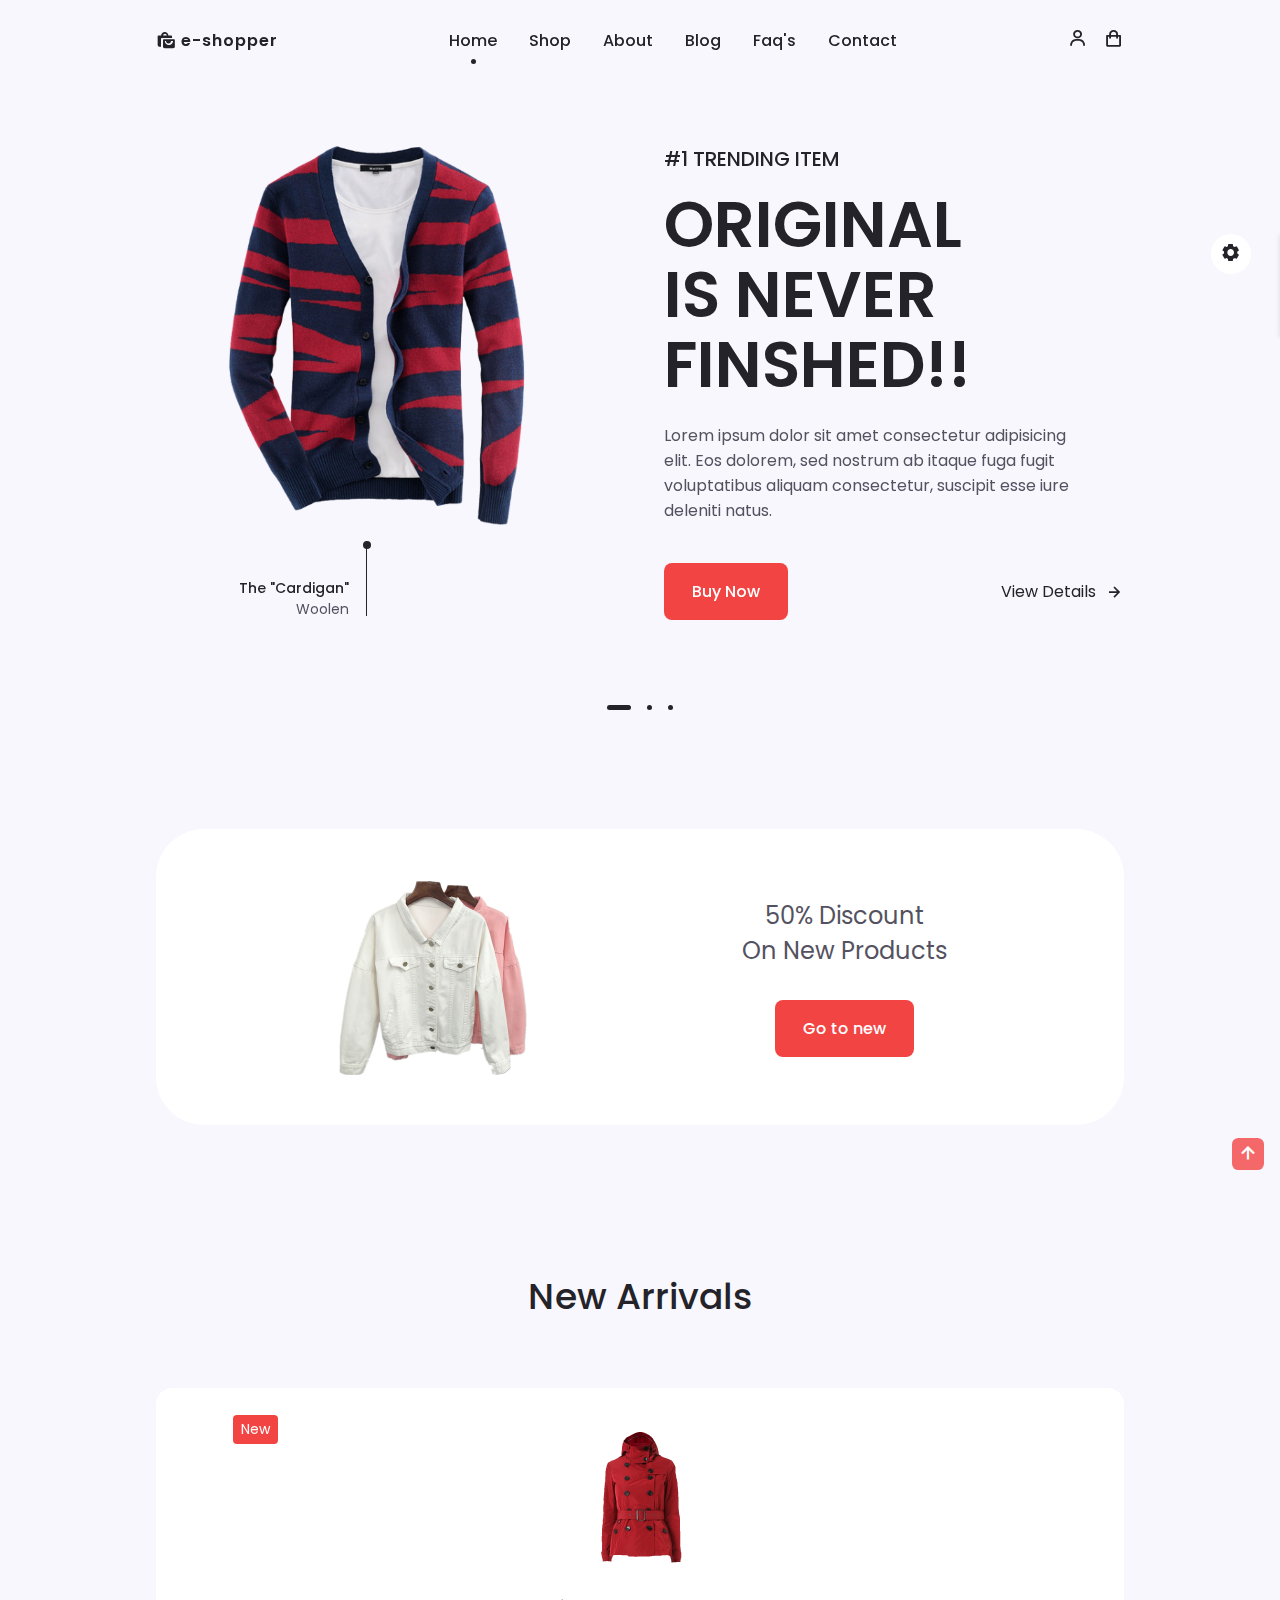
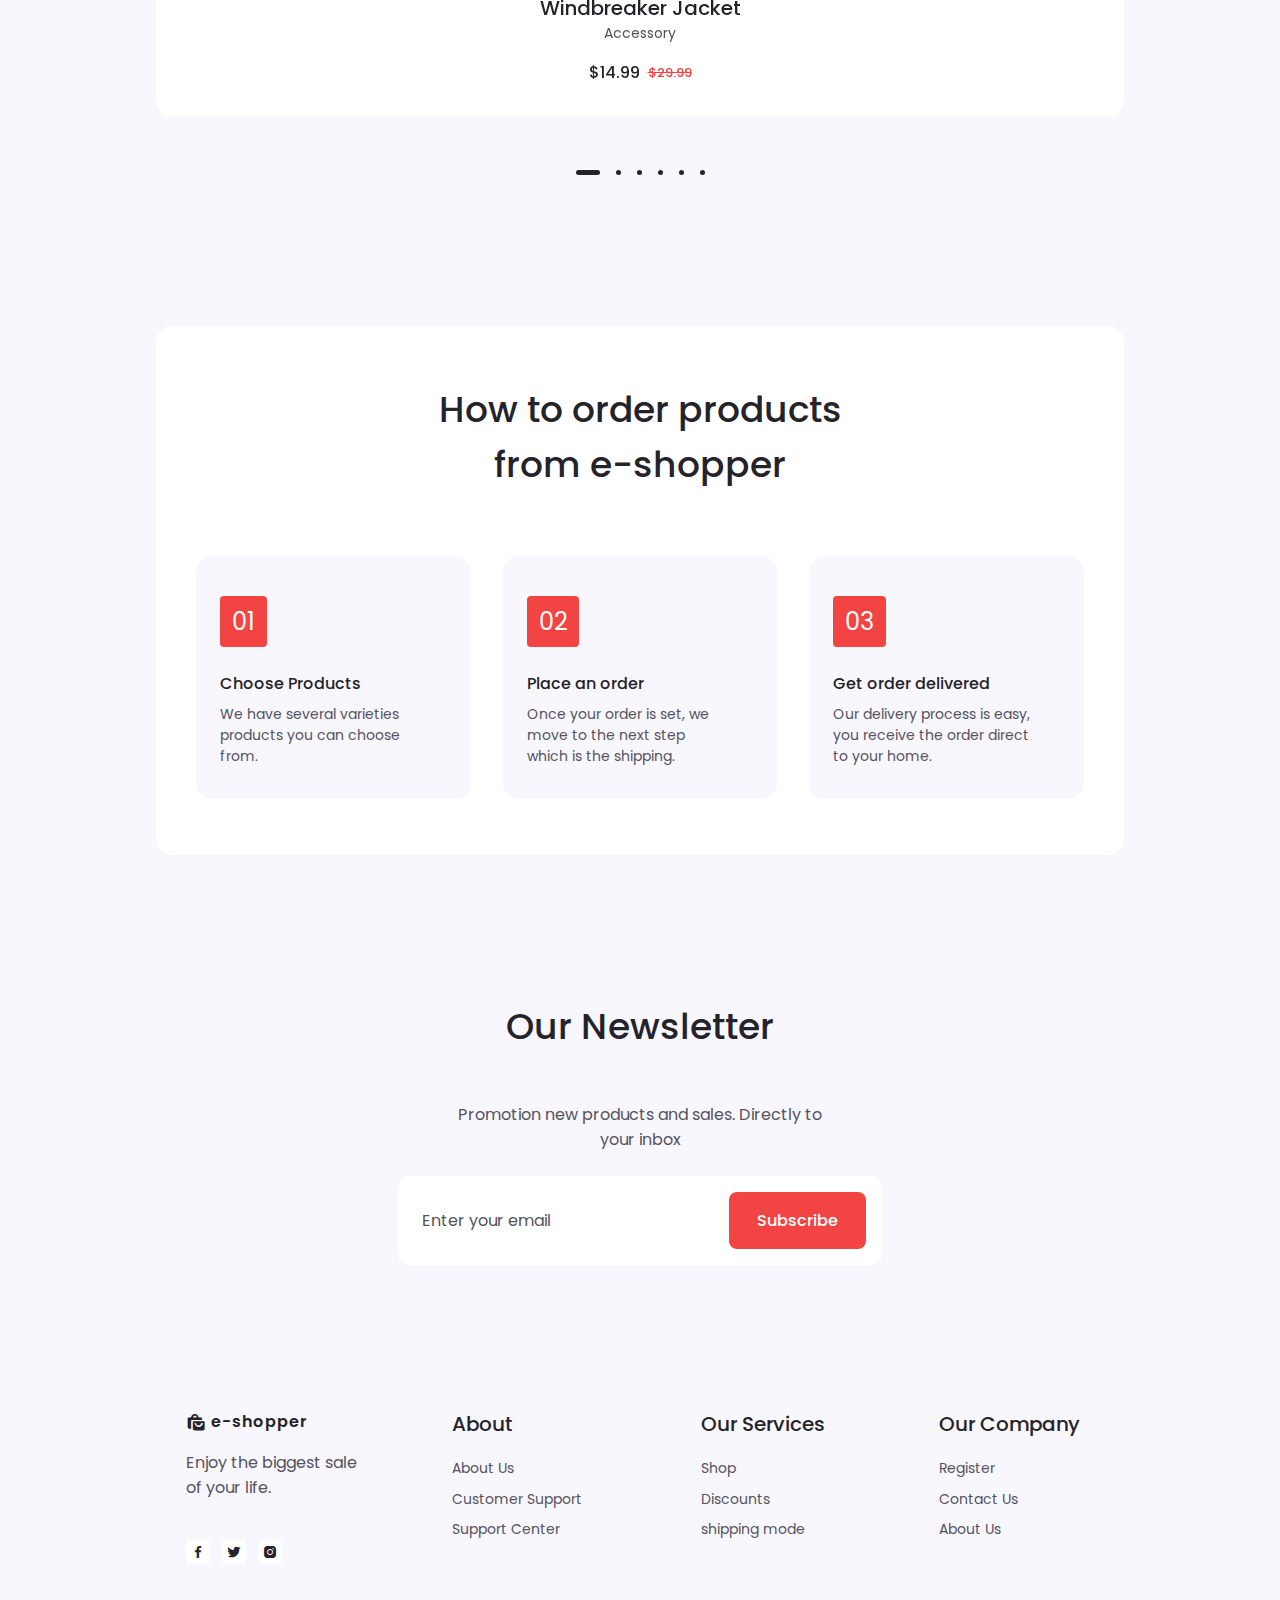
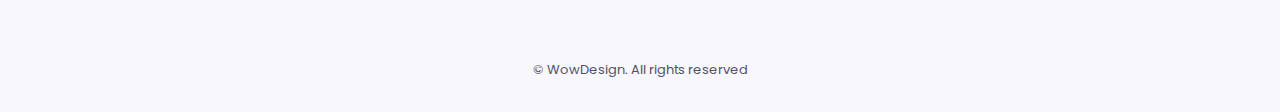
<file: index.html>
<!DOCTYPE html>
<html lang="en">
<head>
    <meta charset="UTF-8">
    <meta http-equiv="X-UA-Compatible" content="IE=edge">
    <meta name="viewport" content="width=device-width, initial-scale=1.0">

    <!--=============== BOXICONS ===============-->
    <link rel="stylesheet" href="https://cdn.jsdelivr.net/npm/boxicons@latest/css/boxicons.min.css">

    <!--=============== SWIPER CSS ===============-->
    <link
  rel="stylesheet"
  href="https://cdn.jsdelivr.net/npm/swiper@11/swiper-bundle.min.css"
/>

    <!--=============== CSS ===============-->
    <link rel="stylesheet" href="assets/css/style.css">
    <link rel="stylesheet" class="js-color-style" href="assets/css/colors/color-1.css">

    <title>Responsive e-commerce website - Crypticalcoder</title>
</head>
<body>
    <!--=============== HEADER ===============-->
    <header class="header" id="header">
        <nav class="nav container">
            <a href="index.html" class="nav__logo">
                <i class="bx bxs-shopping-bags nav__logo-icon"></i> e-shopper
            </a>
            <div class="nav__menu" id="nav-menu">
                <ul class="nav__list">
                    <li class="nav__item">
                        <a href="index.html" class="nav__link active-link">Home</a>
                    </li>

                    <li class="nav__item">
                        <a href="shop.html" class="nav__link">Shop</a>
                    </li>

                    <li class="nav__item">
                        <a href="about.html" class="nav__link">About</a>
                    </li>

                    <li class="nav__item">
                        <a href="blog.html" class="nav__link">Blog</a>
                    </li>

                    <li class="nav__item">
                        <a href="faq.html" class="nav__link">Faq's</a>
                    </li>

                    <li class="nav__item">
                        <a href="contact.html" class="nav__link">Contact</a>
                    </li>
                </ul>

                <div class="nav__close" id="nav-close">
                    <i class="bx bx-x"></i>
                </div>
            </div>

            <div class="nav__btns">
                <div class="login__toggle" id="login-button">
                    <i class="bx bx-user"></i>
                </div>

                <div class="nav__shop" id="cart-shop">
                    <i class="bx bx-shopping-bag"></i>
                </div>

                <div class="nav__toggle" id="nav-toggle">
                    <i class="bx bx-grid-alt"></i>
                </div>
            </div>
        </nav>
    </header>

    <!--=============== CART ===============-->
    <div class="cart" id="cart">
        <i class="bx bx-x cart__close" id="cart-close"></i>
        <h2 class="cart__title-center">My Cart</h2>
        <div class="cart__container">
            <article class="cart__card">
                <div class="cart__box">
                    <img src="assets/img/cart-1.png" alt="" class="cart__img">
                </div>
                <div class="cart__details">
                    <h3 class="cart__title">Windbreaker</h3>
                    <span class="cart__price">$12</span>
                    <div class="cart__amount">
                        <div class="cart__amount-content">
                            <span class="cart__amount-box">
                                <i class="bx bx-minus"></i>
                            </span>
                            <span class="cart__amount-number">1</span>
                            <span class="cart__amount-box">
                                <i class="bx bx-plus"></i>
                            </span>
                        </div>
                        <i class="bx bx-trash-alt cart__amount-trash"></i>
                    </div>
                </div>
            </article>

            <article class="cart__card">
                <div class="cart__box">
                    <img src="assets/img/cart-2.png" alt="" class="cart__img">
                </div>
                <div class="cart__details">
                    <h3 class="cart__title">Cardjan Hoodie</h3>
                    <span class="cart__price">$16</span>
                    <div class="cart__amount">
                        <div class="cart__amount-content">
                            <span class="cart__amount-box">
                                <i class="bx bx-minus"></i>
                            </span>
                            <span class="cart__amount-number">1</span>
                            <span class="cart__amount-box">
                                <i class="bx bx-plus"></i>
                            </span>
                        </div>
                        <i class="bx bx-trash-alt cart__amount-trash"></i>
                    </div>
                </div>
            </article>

            <article class="cart__card">
                <div class="cart__box">
                    <img src="assets/img/cart-3.png" alt="" class="cart__img">
                </div>
                <div class="cart__details">
                    <h3 class="cart__title">Cartoon</h3>
                    <span class="cart__price">$10</span>
                    <div class="cart__amount">
                        <div class="cart__amount-content">
                            <span class="cart__amount-box">
                                <i class="bx bx-minus"></i>
                            </span>
                            <span class="cart__amount-number">1</span>
                            <span class="cart__amount-box">
                                <i class="bx bx-plus"></i>
                            </span>
                        </div>
                        <i class="bx bx-trash-alt cart__amount-trash"></i>
                    </div>
                </div>
            </article>
        </div>
        <div class="cart__prices">
            <span class="cart__prices-item">3 item(s)</span>
            <span class="cart__prices-total">$38</span>
        </div>
    </div>

    <!--=============== LOGIN ===============-->
    <div class="login" id="login">
        <i class="bx bx-x login__close" id="login-close"></i>
        <h2 class="login__title-center">Login</h2>
        <form action="" class="login__form grid">
            <div class="login__content">
                <label for="" class="login__label">Email</label>
                <input type="email" name="" id="" class="login__input">
            </div>

            <div class="login__content">
                <label for="" class="login__label">Password</label>
                <input type="password" name="" id="" class="login__input">
            </div>

            <div>
                <a href="#" class="button">Sign in</a>
            </div>

            <div>
                <p class="signup">Not a member? <a href="registration.html">Sign up now</a></p>
            </div>
        </form>
    </div>

    <!--=============== MAIN ===============-->
    <main class="main">
        <!--=============== HOME ===============-->
        <section class="home container">
            <div class="swiper home-swiper">
                <div class="swiper-wrapper">
                    <!-- Home Swiper 1 -->
                    <section class="swiper-slide">
                        <div class="home__content grid">
                            <div class="home__group">
                                <img src="assets/img/slide-2.png" alt="" class="home__img">
                                <div class="home__indicator"></div>
                                <div class="home__details-img">
                                    <h4 class="home__details-title">The "Cardigan"</h4>
                                    <span class="home__details-subtitle">Woolen</span>
                                </div>
                            </div>
                            <div class="home__data">
                                <h3 class="home__subtitle">#1 TRENDING ITEM</h3>
                                <h1 class="home__title">ORIGINAL <br> IS NEVER <br> FINSHED!!</h1>
                                <p class="home__description">Lorem ipsum dolor sit amet consectetur adipisicing elit. Eos dolorem, sed nostrum ab itaque fuga fugit voluptatibus aliquam consectetur, suscipit esse iure deleniti natus.</p>

                                <div class="home__buttons">
                                    <a href="details.html" class="button">Buy Now</a>
                                    <a href="details.html" class="button--link button--flex">View Details <i class="bx bx-right-arrow-alt button__icon"></i></a>
                                </div>
                            </div>
                        </div>
                    </section>

                    <!-- Home Swiper 2 -->
                    <section class="swiper-slide">
                        <div class="home__content grid">
                            <div class="home__group">
                                <img src="assets/img/slide-3.png" alt="" class="home__img">
                                <div class="home__indicator"></div>
                                <div class="home__details-img">
                                    <h4 class="home__details-title">Jqueezy</h4>
                                    <span class="home__details-subtitle">Ski Suit</span>
                                </div>
                            </div>
                            <div class="home__data">
                                <h3 class="home__subtitle">#2 top best duo</h3>
                                <h1 class="home__title">FALL <br> WINTER <br> 2023</h1>
                                <p class="home__description">Lorem ipsum dolor sit amet consectetur adipisicing elit. Eos dolorem, sed nostrum ab itaque fuga fugit voluptatibus aliquam consectetur, suscipit esse iure deleniti natus.</p>

                                <div class="home__buttons">
                                    <a href="details.html" class="button">Buy Now</a>
                                    <a href="details.html" class="button--link button--flex">View Details <i class="bx bx-right-arrow-alt button__icon"></i></a>
                                </div>
                            </div>
                        </div>
                    </section>

                    <!-- Home Swiper 3 -->
                    <section class="swiper-slide">
                        <div class="home__content grid">
                            <div class="home__group">
                                <img src="assets/img/slide-1.png" alt="" class="home__img">
                                <div class="home__indicator"></div>
                                <div class="home__details-img">
                                    <h4 class="home__details-title">Jurry</h4>
                                    <span class="home__details-subtitle">Zipper</span>
                                </div>
                            </div>
                            <div class="home__data">
                                <h3 class="home__subtitle">#3 TRENDING ITEM</h3>
                                <h1 class="home__title">SQLE 20% <br> OFF ON <br> EVERYTHING</h1>
                                <p class="home__description">Lorem ipsum dolor sit amet consectetur adipisicing elit. Eos dolorem, sed nostrum ab itaque fuga fugit voluptatibus aliquam consectetur, suscipit esse iure deleniti natus.</p>

                                <div class="home__buttons">
                                    <a href="details.html" class="button">Buy Now</a>
                                    <a href="details.html" class="button--link button--flex">View Details <i class="bx bx-right-arrow-alt button__icon"></i></a>
                                </div>
                            </div>
                        </div>
                    </section>
                </div>
                <div class="swiper-pagination"></div>
            </div>
        </section>

        <!--=============== DISCOUNT ===============-->
        <section class="discount section">
            <div class="discount__container container grid">
                <img src="assets/img/discount.png" alt="" class="discount__img">
                <div class="discount__data">
                    <div class="discount__title">50% Discount <br> On New Products</div>
                    <a href="#" class="button">Go to new</a>
                </div>
            </div>
        </section>

        <!--=============== NEW ARRIVALS ===============-->
        <section class="new section">
            <h2 class="section__title">New Arrivals</h2>
            <div class="new__container container">
                <div class="swiper new-swiper">
                    <div class="swiper-wrapper">
                        <!-- New Content 1 -->
                        <div class="new__content swiper-slide">
                            <div class="new__tag">New</div>
                            <img src="assets/img/new-1.png" alt="" class="new__img">
                            <h3 class="new__title">Windbreaker Jacket</h3>
                            <span class="new__subtitle">Accessory</span>

                            <div class="new__prices">
                                <span class="new__price">$14.99</span>
                                <span class="new__discount">$29.99</span>
                            </div>

                            <a href="details.html" class="button new__button">
                                <i class="bx bx-cart-alt new__icon"></i>
                            </a>
                        </div>

                        <!-- New Content 2 -->
                        <div class="new__content swiper-slide">
                            <div class="new__tag">New</div>
                            <img src="assets/img/new-2.png" alt="" class="new__img">
                            <h3 class="new__title">Air Jordan Zipper</h3>
                            <span class="new__subtitle">Accessory</span>

                            <div class="new__prices">
                                <span class="new__price">$11.99</span>
                                <span class="new__discount">$21.99</span>
                            </div>

                            <a href="details.html" class="button new__button">
                                <i class="bx bx-cart-alt new__icon"></i>
                            </a>
                        </div>

                        <!-- New Content 3 -->
                        <div class="new__content swiper-slide">
                            <div class="new__tag">New</div>
                            <img src="assets/img/new-3.png" alt="" class="new__img">
                            <h3 class="new__title">Fur Jacket</h3>
                            <span class="new__subtitle">Accessory</span>

                            <div class="new__prices">
                                <span class="new__price">$4.99</span>
                                <span class="new__discount">$9.99</span>
                            </div>

                            <a href="details.html" class="button new__button">
                                <i class="bx bx-cart-alt new__icon"></i>
                            </a>
                        </div>

                        <!-- New Content 4 -->
                        <div class="new__content swiper-slide">
                            <div class="new__tag">New</div>
                            <img src="assets/img/new-4.png" alt="" class="new__img">
                            <h3 class="new__title">Fleece Jacket</h3>
                            <span class="new__subtitle">Accessory</span>

                            <div class="new__prices">
                                <span class="new__price">$24.99</span>
                                <span class="new__discount">$44.99</span>
                            </div>

                            <a href="details.html" class="button new__button">
                                <i class="bx bx-cart-alt new__icon"></i>
                            </a>
                        </div>

                        <!-- New Content 5 -->
                        <div class="new__content swiper-slide">
                            <div class="new__tag">New</div>
                            <img src="assets/img/new-5.png" alt="" class="new__img">
                            <h3 class="new__title">Nice Hoodie</h3>
                            <span class="new__subtitle">Accessory</span>

                            <div class="new__prices">
                                <span class="new__price">$7.99</span>
                                <span class="new__discount">$14.99</span>
                            </div>

                            <a href="details.html" class="button new__button">
                                <i class="bx bx-cart-alt new__icon"></i>
                            </a>
                        </div>

                        <!-- New Content 6 -->
                        <div class="new__content swiper-slide">
                            <div class="new__tag">New</div>
                            <img src="assets/img/new-6.png" alt="" class="new__img">
                            <h3 class="new__title">Fleece Jacket</h3>
                            <span class="new__subtitle">Accessory</span>

                            <div class="new__prices">
                                <span class="new__price">$5.99</span>
                                <span class="new__discount">$12.99</span>
                            </div>

                            <a href="details.html" class="button new__button">
                                <i class="bx bx-cart-alt new__icon"></i>
                            </a>
                        </div>
                    </div>
                    <div class="swiper-pagination"></div>
                </div>
            </div>
        </section>

        <!--=============== STEPS ===============-->
        <section class="steps section container">
            <div class="steps__bg">
                <div class="steps__tag">
                    <h2 class="section__title">How to order products <br> from e-shopper</h2>
                </div>
                <div class="steps__container grid">
                    <!-- Steps Card 1 -->
                    <div class="steps__card">
                        <div class="steps__card-number">01</div>
                        <h3 class="steps__card-title">Choose Products</h3>
                        <p class="steps__card-description">
                            We have several varieties products you can choose from.
                        </p>
                    </div>

                    <!-- Steps Card 2 -->
                    <div class="steps__card">
                        <div class="steps__card-number">02</div>
                        <h3 class="steps__card-title">Place an order</h3>
                        <p class="steps__card-description">
                            Once your order is set, we move to the next step which is the shipping.
                        </p>
                    </div>

                    <!-- Steps Card 3 -->
                    <div class="steps__card">
                        <div class="steps__card-number">03</div>
                        <h3 class="steps__card-title">Get order delivered</h3>
                        <p class="steps__card-description">
                            Our delivery process is easy, you receive the order direct to your home.
                        </p>
                    </div>
                </div>
            </div>
        </section>

        <!--=============== NEWSLETTER ===============-->
        <section class="newsletter section">
            <div class="newsletter-container container">
                <h2 class="section__title">Our Newsletter</h2>
                <p class="newsletter__description">
                    Promotion new products and sales. Directly to your inbox
                </p>

                <form action="" class="newsletter__form">
                    <input type="email" placeholder="Enter your email" class="newsletter__input">
                    <button class="button">Subscribe</button>
                </form>
            </div>
        </section>
    </main>

    <!--=============== FOOTER ===============-->
    <footer class="footer section">
        <div class="footer__container container grid">
            <!-- Footer Content 1 -->
            <div class="footer__content">
                <a href="#" class="footer__logo">
                    <i class="bx bxs-shopping-bags footer__logo-icon"></i> e-shopper
                </a>

                <p class="footer__description">
                    Enjoy the biggest sale <br> of your life.
                </p>

                <div class="footer__social">
                    <a href="#" class="footer__social-link">
                        <i class="bx bxl-facebook"></i>
                    </a>
                    <a href="#" class="footer__social-link">
                        <i class="bx bxl-twitter"></i>
                    </a>
                    <a href="#" class="footer__social-link">
                        <i class="bx bxl-instagram-alt"></i>
                    </a>
                </div>
            </div>

            <!-- Footer Content 2 -->
            <div class="footer__content">
                <h3 class="footer__title">About</h3>
                <ul class="footer__links">
                    <li><a href="about.html" class="footer__link">About Us</a></li>
                    <li><a href="#" class="footer__link">Customer Support</a></li>
                    <li><a href="#" class="footer__link">Support Center</a></li>
                </ul>
            </div>

            <!-- Footer Content 3 -->
            <div class="footer__content">
                <h3 class="footer__title">Our Services</h3>
                <ul class="footer__links">
                    <li><a href="#" class="footer__link">Shop</a></li>
                    <li><a href="#" class="footer__link">Discounts</a></li>
                    <li><a href="#" class="footer__link">shipping mode</a></li>
                </ul>
            </div>

            <!-- Footer Content 4 -->
            <div class="footer__content">
                <h3 class="footer__title">Our Company</h3>
                <ul class="footer__links">
                    <li><a href="#" class="footer__link">Register</a></li>
                    <li><a href="#" class="footer__link">Contact Us</a></li>
                    <li><a href="about.html" class="footer__link">About Us</a></li>
                </ul>
            </div>
        </div>
        <span class="footer__copy">&#169; WowDesign. All rights reserved</span>
    </footer>

    <!--=============== SCROLL UP ===============-->
    <a href="#" class="scrollup" id="scroll-up">
        <i class="bx bx-up-arrow-alt scrollup__icon"></i>
    </a>
    <!--=============== STYLE SWITCHER ===============-->
    <div class="style__switcher">
        <div class="style__switcher-toggler s__icon">
            <i class="bx bxs-cog bx-spin"></i>
        </div>
        <h4>Theme Colors</h4>
        <div class="theme__colors js-theme-colors">
            <button type="button" data-js-theme-color="color-1" class="js-theme-color-item theme__button color-1"><i class="bx bx-check"></i></button>
            <button type="button" data-js-theme-color="color-2" class="js-theme-color-item theme__button color-2"><i class="bx bx-check"></i></button>
            <button type="button" data-js-theme-color="color-3" class="js-theme-color-item theme__button color-3"><i class="bx bx-check"></i></button>
            <button type="button" data-js-theme-color="color-4" class="js-theme-color-item theme__button color-4"><i class="bx bx-check"></i></button>
            <button type="button" data-js-theme-color="color-5" class="js-theme-color-item theme__button color-5"><i class="bx bx-check"></i></button>
        </div>
    </div>

    <!--=============== SWIPER JS ===============-->
    <script src="https://cdn.jsdelivr.net/npm/swiper@11/swiper-bundle.min.js"></script>

    <!--=============== JS ===============-->
    <script src="assets/js/main.js"></script>
</body>
</html>
</file>
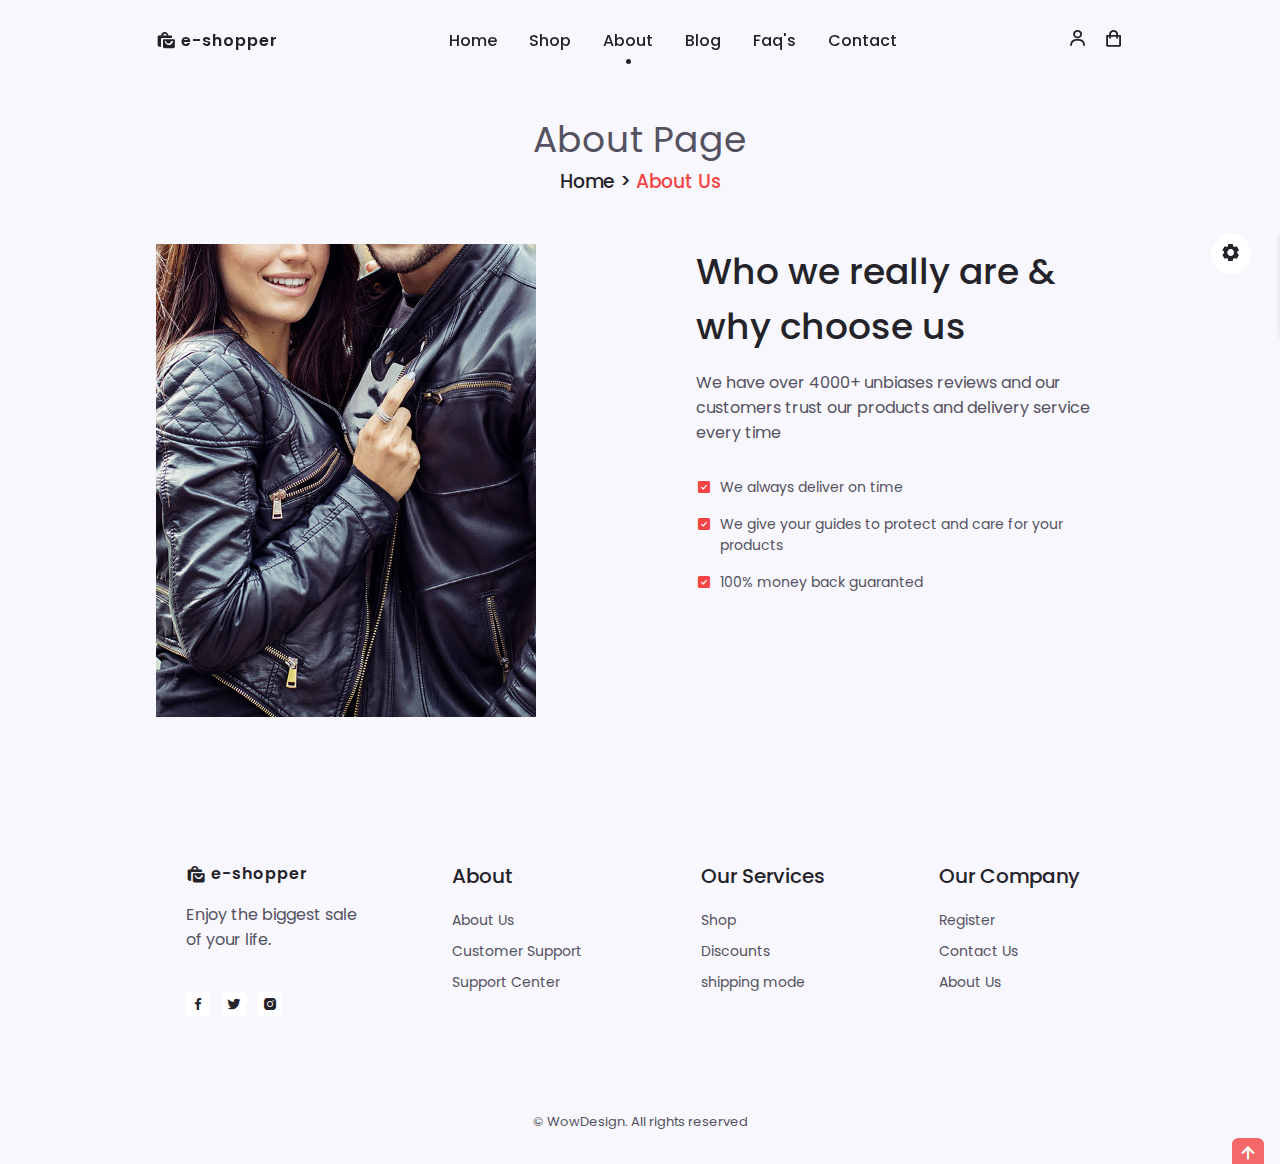
<file: about.html>
<!DOCTYPE html>
<html lang="en">
<head>
    <meta charset="UTF-8">
    <meta http-equiv="X-UA-Compatible" content="IE=edge">
    <meta name="viewport" content="width=device-width, initial-scale=1.0">

    <!--=============== BOXICONS ===============-->
    <link rel="stylesheet" href="https://cdn.jsdelivr.net/npm/boxicons@latest/css/boxicons.min.css">

    <!--=============== SWIPER CSS ===============-->
    <link rel="stylesheet" href="assets/css/swiper-bundle.min.css">

    <!--=============== CSS ===============-->
    <link rel="stylesheet" href="assets/css/style.css">
    <link rel="stylesheet" class="js-color-style" href="assets/css/colors/color-1.css">

    <title>Responsive e-commerce website - Crypticalcoder</title>
</head>
<body>
    <!--=============== HEADER ===============-->
    <header class="header" id="header">
        <nav class="nav container">
            <a href="index.html" class="nav__logo">
                <i class="bx bxs-shopping-bags nav__logo-icon"></i> e-shopper
            </a>
            <div class="nav__menu" id="nav-menu">
                <ul class="nav__list">
                    <li class="nav__item">
                        <a href="index.html" class="nav__link">Home</a>
                    </li>

                    <li class="nav__item">
                        <a href="shop.html" class="nav__link">Shop</a>
                    </li>

                    <li class="nav__item">
                        <a href="about.html" class="nav__link active-link">About</a>
                    </li>

                    <li class="nav__item">
                        <a href="blog.html" class="nav__link">Blog</a>
                    </li>

                    <li class="nav__item">
                        <a href="faq.html" class="nav__link">Faq's</a>
                    </li>

                    <li class="nav__item">
                        <a href="contact.html" class="nav__link">Contact</a>
                    </li>
                </ul>

                <div class="nav__close" id="nav-close">
                    <i class="bx bx-x"></i>
                </div>
            </div>

            <div class="nav__btns">
                <div class="login__toggle" id="login-button">
                    <i class="bx bx-user"></i>
                </div>

                <div class="nav__shop" id="cart-shop">
                    <i class="bx bx-shopping-bag"></i>
                </div>

                <div class="nav__toggle" id="nav-toggle">
                    <i class="bx bx-grid-alt"></i>
                </div>
            </div>
        </nav>
    </header>

    <!--=============== CART ===============-->
    <div class="cart" id="cart">
        <i class="bx bx-x cart__close" id="cart-close"></i>
        <h2 class="cart__title-center">My Cart</h2>
        <div class="cart__container">
            <article class="cart__card">
                <div class="cart__box">
                    <img src="assets/img/cart-1.png" alt="" class="cart__img">
                </div>
                <div class="cart__details">
                    <h3 class="cart__title">Windbreaker</h3>
                    <span class="cart__price">$12</span>
                    <div class="cart__amount">
                        <div class="cart__amount-content">
                            <span class="cart__amount-box">
                                <i class="bx bx-minus"></i>
                            </span>
                            <span class="cart__amount-number">1</span>
                            <span class="cart__amount-box">
                                <i class="bx bx-plus"></i>
                            </span>
                        </div>
                        <i class="bx bx-trash-alt cart__amount-trash"></i>
                    </div>
                </div>
            </article>

            <article class="cart__card">
                <div class="cart__box">
                    <img src="assets/img/cart-2.png" alt="" class="cart__img">
                </div>
                <div class="cart__details">
                    <h3 class="cart__title">Cardjan Hoodie</h3>
                    <span class="cart__price">$16</span>
                    <div class="cart__amount">
                        <div class="cart__amount-content">
                            <span class="cart__amount-box">
                                <i class="bx bx-minus"></i>
                            </span>
                            <span class="cart__amount-number">1</span>
                            <span class="cart__amount-box">
                                <i class="bx bx-plus"></i>
                            </span>
                        </div>
                        <i class="bx bx-trash-alt cart__amount-trash"></i>
                    </div>
                </div>
            </article>

            <article class="cart__card">
                <div class="cart__box">
                    <img src="assets/img/cart-3.png" alt="" class="cart__img">
                </div>
                <div class="cart__details">
                    <h3 class="cart__title">Cartoon</h3>
                    <span class="cart__price">$10</span>
                    <div class="cart__amount">
                        <div class="cart__amount-content">
                            <span class="cart__amount-box">
                                <i class="bx bx-minus"></i>
                            </span>
                            <span class="cart__amount-number">1</span>
                            <span class="cart__amount-box">
                                <i class="bx bx-plus"></i>
                            </span>
                        </div>
                        <i class="bx bx-trash-alt cart__amount-trash"></i>
                    </div>
                </div>
            </article>
        </div>
        <div class="cart__prices">
            <span class="cart__prices-item">3 item(s)</span>
            <span class="cart__prices-total">$38</span>
        </div>
    </div>

    <!--=============== LOGIN ===============-->
    <div class="login" id="login">
        <i class="bx bx-x login__close" id="login-close"></i>
        <h2 class="login__title-center">Login</h2>
        <form action="" class="login__form grid">
            <div class="login__content">
                <label for="" class="login__label">Email</label>
                <input type="email" name="" id="" class="login__input">
            </div>

            <div class="login__content">
                <label for="" class="login__label">Password</label>
                <input type="password" name="" id="" class="login__input">
            </div>

            <div>
                <a href="#" class="button">Sign in</a>
            </div>

            <div>
                <p class="signup">Not a member? <a href="registration.html">Sign up now</a></p>
            </div>
        </form>
    </div>

    <!--=============== MAIN ===============-->
    <main class="main">
        <!--=============== ABOUT ===============-->
        <section class="about section container">
            <div class="breadcrumb__title">About Page</div>
            <h3 class="breadcrumb__subtitle">Home > <span>About Us</span></h3>

            <div class="about__container grid">
                <img src="assets/img/about-img.jpg" alt="" class="about__img">

                <div class="about__data">
                    <h2 class="section__title about__title">
                        Who we really are & <br> why choose us
                    </h2>

                    <p class="about__description">
                        We have over 4000+ unbiases reviews and our customers trust our products and delivery service every time
                    </p>

                    <div class="about__details">
                        <p class="about__details-description">
                            <i class="bx bxs-check-square about__details-icon"></i>
                            We always deliver on time
                        </p>
    
                        <p class="about__details-description">
                            <i class="bx bxs-check-square about__details-icon"></i>
                            We give your guides to protect and care for your products
                        </p>
    
                        <p class="about__details-description">
                            <i class="bx bxs-check-square about__details-icon"></i>
                            100% money back guaranted
                        </p>
                    </div>
                </div>
            </div>
        </section>
    </main>

    <!--=============== FOOTER ===============-->
    <footer class="footer section">
        <div class="footer__container container grid">
            <!-- Footer Content 1 -->
            <div class="footer__content">
                <a href="#" class="footer__logo">
                    <i class="bx bxs-shopping-bags footer__logo-icon"></i> e-shopper
                </a>

                <p class="footer__description">
                    Enjoy the biggest sale <br> of your life.
                </p>

                <div class="footer__social">
                    <a href="#" class="footer__social-link">
                        <i class="bx bxl-facebook"></i>
                    </a>
                    <a href="#" class="footer__social-link">
                        <i class="bx bxl-twitter"></i>
                    </a>
                    <a href="#" class="footer__social-link">
                        <i class="bx bxl-instagram-alt"></i>
                    </a>
                </div>
            </div>

            <!-- Footer Content 2 -->
            <div class="footer__content">
                <h3 class="footer__title">About</h3>
                <ul class="footer__links">
                    <li><a href="about.html" class="footer__link">About Us</a></li>
                    <li><a href="#" class="footer__link">Customer Support</a></li>
                    <li><a href="#" class="footer__link">Support Center</a></li>
                </ul>
            </div>

            <!-- Footer Content 3 -->
            <div class="footer__content">
                <h3 class="footer__title">Our Services</h3>
                <ul class="footer__links">
                    <li><a href="#" class="footer__link">Shop</a></li>
                    <li><a href="#" class="footer__link">Discounts</a></li>
                    <li><a href="#" class="footer__link">shipping mode</a></li>
                </ul>
            </div>

            <!-- Footer Content 4 -->
            <div class="footer__content">
                <h3 class="footer__title">Our Company</h3>
                <ul class="footer__links">
                    <li><a href="#" class="footer__link">Register</a></li>
                    <li><a href="#" class="footer__link">Contact Us</a></li>
                    <li><a href="about.html" class="footer__link">About Us</a></li>
                </ul>
            </div>
        </div>
        <span class="footer__copy">&#169; WowDesign. All rights reserved</span>
    </footer>

    <!--=============== SCROLL UP ===============-->
    <a href="#" class="scrollup" id="scroll-up">
        <i class="bx bx-up-arrow-alt scrollup__icon"></i>
    </a>

    <!--=============== STYLE SWITCHER ===============-->
    <div class="style__switcher">
        <div class="style__switcher-toggler s__icon">
            <i class="bx bxs-cog bx-spin"></i>
        </div>
        <h4>Theme Colors</h4>
        <div class="theme__colors js-theme-colors">
            <button type="button" data-js-theme-color="color-1" class="js-theme-color-item theme__button color-1"><i class="bx bx-check"></i></button>
            <button type="button" data-js-theme-color="color-2" class="js-theme-color-item theme__button color-2"><i class="bx bx-check"></i></button>
            <button type="button" data-js-theme-color="color-3" class="js-theme-color-item theme__button color-3"><i class="bx bx-check"></i></button>
            <button type="button" data-js-theme-color="color-4" class="js-theme-color-item theme__button color-4"><i class="bx bx-check"></i></button>
            <button type="button" data-js-theme-color="color-5" class="js-theme-color-item theme__button color-5"><i class="bx bx-check"></i></button>
        </div>
    </div>
    
    <!--=============== SWIPER JS ===============-->
    <script src="assets/js/swiper-bundle.min.js"></script>

    <!--=============== JS ===============-->
    <script src="assets/js/main.js"></script>
</body>
</html>
</file>
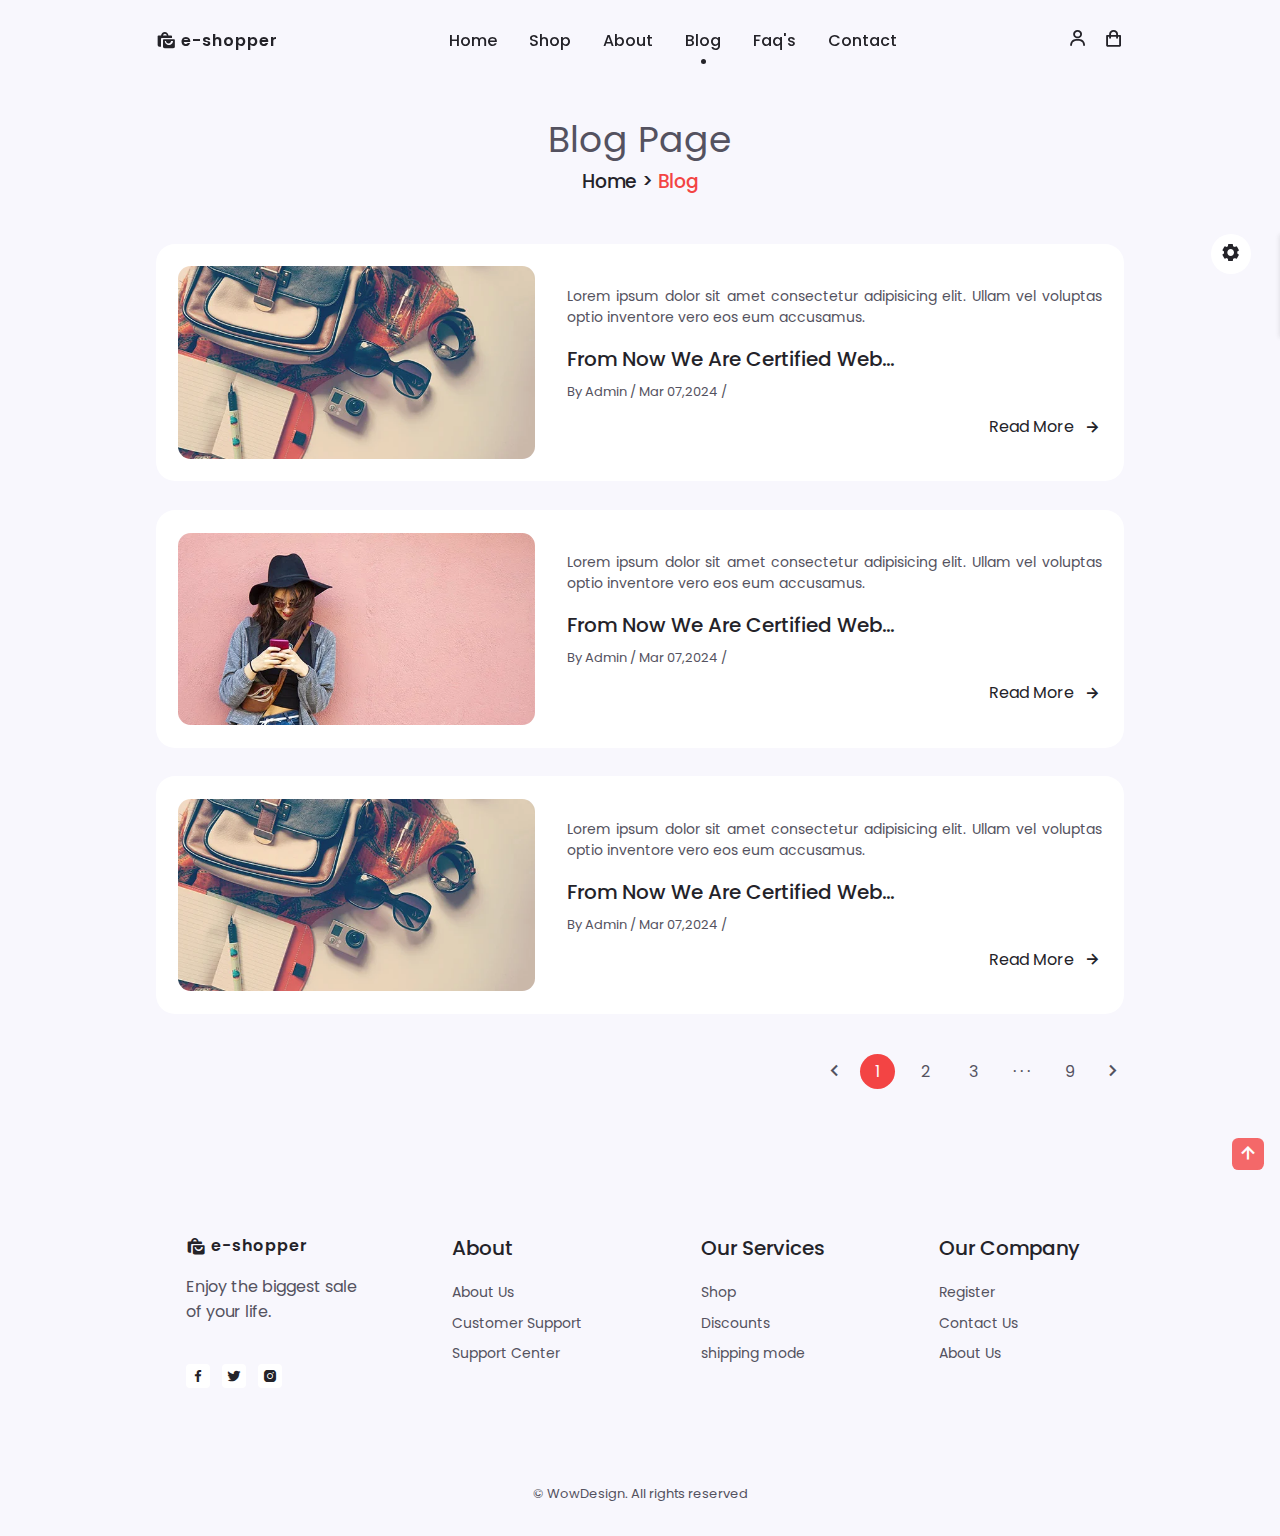
<file: blog.html>
<!DOCTYPE html>
<html lang="en">
<head>
    <meta charset="UTF-8">
    <meta http-equiv="X-UA-Compatible" content="IE=edge">
    <meta name="viewport" content="width=device-width, initial-scale=1.0">

    <!--=============== BOXICONS ===============-->
    <link rel="stylesheet" href="https://cdn.jsdelivr.net/npm/boxicons@latest/css/boxicons.min.css">

    <!--=============== SWIPER CSS ===============-->
    <link rel="stylesheet" href="assets/css/swiper-bundle.min.css">

    <!--=============== CSS ===============-->
    <link rel="stylesheet" href="assets/css/style.css">
    <link rel="stylesheet" class="js-color-style" href="assets/css/colors/color-1.css">

    <title>Responsive e-commerce website - Crypticalcoder</title>
</head>
<body>
    <!--=============== HEADER ===============-->
    <header class="header" id="header">
        <nav class="nav container">
            <a href="index.html" class="nav__logo">
                <i class="bx bxs-shopping-bags nav__logo-icon"></i> e-shopper
            </a>
            <div class="nav__menu" id="nav-menu">
                <ul class="nav__list">
                    <li class="nav__item">
                        <a href="index.html" class="nav__link">Home</a>
                    </li>

                    <li class="nav__item">
                        <a href="shop.html" class="nav__link">Shop</a>
                    </li>

                    <li class="nav__item">
                        <a href="about.html" class="nav__link">About</a>
                    </li>

                    <li class="nav__item">
                        <a href="blog.html" class="nav__link active-link">Blog</a>
                    </li>

                    <li class="nav__item">
                        <a href="faq.html" class="nav__link">Faq's</a>
                    </li>

                    <li class="nav__item">
                        <a href="contact.html" class="nav__link">Contact</a>
                    </li>
                </ul>

                <div class="nav__close" id="nav-close">
                    <i class="bx bx-x"></i>
                </div>
            </div>

            <div class="nav__btns">
                <div class="login__toggle" id="login-button">
                    <i class="bx bx-user"></i>
                </div>

                <div class="nav__shop" id="cart-shop">
                    <i class="bx bx-shopping-bag"></i>
                </div>

                <div class="nav__toggle" id="nav-toggle">
                    <i class="bx bx-grid-alt"></i>
                </div>
            </div>
        </nav>
    </header>

    <!--=============== CART ===============-->
    <div class="cart" id="cart">
        <i class="bx bx-x cart__close" id="cart-close"></i>
        <h2 class="cart__title-center">My Cart</h2>
        <div class="cart__container">
            <article class="cart__card">
                <div class="cart__box">
                    <img src="assets/img/cart-1.png" alt="" class="cart__img">
                </div>
                <div class="cart__details">
                    <h3 class="cart__title">Windbreaker</h3>
                    <span class="cart__price">$12</span>
                    <div class="cart__amount">
                        <div class="cart__amount-content">
                            <span class="cart__amount-box">
                                <i class="bx bx-minus"></i>
                            </span>
                            <span class="cart__amount-number">1</span>
                            <span class="cart__amount-box">
                                <i class="bx bx-plus"></i>
                            </span>
                        </div>
                        <i class="bx bx-trash-alt cart__amount-trash"></i>
                    </div>
                </div>
            </article>

            <article class="cart__card">
                <div class="cart__box">
                    <img src="assets/img/cart-2.png" alt="" class="cart__img">
                </div>
                <div class="cart__details">
                    <h3 class="cart__title">Cardjan Hoodie</h3>
                    <span class="cart__price">$16</span>
                    <div class="cart__amount">
                        <div class="cart__amount-content">
                            <span class="cart__amount-box">
                                <i class="bx bx-minus"></i>
                            </span>
                            <span class="cart__amount-number">1</span>
                            <span class="cart__amount-box">
                                <i class="bx bx-plus"></i>
                            </span>
                        </div>
                        <i class="bx bx-trash-alt cart__amount-trash"></i>
                    </div>
                </div>
            </article>

            <article class="cart__card">
                <div class="cart__box">
                    <img src="assets/img/cart-3.png" alt="" class="cart__img">
                </div>
                <div class="cart__details">
                    <h3 class="cart__title">Cartoon</h3>
                    <span class="cart__price">$10</span>
                    <div class="cart__amount">
                        <div class="cart__amount-content">
                            <span class="cart__amount-box">
                                <i class="bx bx-minus"></i>
                            </span>
                            <span class="cart__amount-number">1</span>
                            <span class="cart__amount-box">
                                <i class="bx bx-plus"></i>
                            </span>
                        </div>
                        <i class="bx bx-trash-alt cart__amount-trash"></i>
                    </div>
                </div>
            </article>
        </div>
        <div class="cart__prices">
            <span class="cart__prices-item">3 item(s)</span>
            <span class="cart__prices-total">$38</span>
        </div>
    </div>

    <!--=============== LOGIN ===============-->
    <div class="login" id="login">
        <i class="bx bx-x login__close" id="login-close"></i>
        <h2 class="login__title-center">Login</h2>
        <form action="" class="login__form grid">
            <div class="login__content">
                <label for="" class="login__label">Email</label>
                <input type="email" name="" id="" class="login__input">
            </div>

            <div class="login__content">
                <label for="" class="login__label">Password</label>
                <input type="password" name="" id="" class="login__input">
            </div>

            <div>
                <a href="#" class="button">Sign in</a>
            </div>

            <div>
                <p class="signup">Not a member? <a href="registration.html">Sign up now</a></p>
            </div>
        </form>
    </div>

    <!--=============== MAIN ===============-->
    <main class="main">
        <!--=============== BLOG ===============-->
        <section class="blog section container">
            <div class="breadcrumb__title">Blog Page</div>
            <h3 class="breadcrumb__subtitle">Home > <span>Blog</span></h3> 

            <div class="blog__container grid">
                <div class="blog__post grid">
                    <img src="assets/img/blog-1.webp" alt="" class="blog__img">

                    <div class="blog__info">
                        <p class="blog__details">Lorem ipsum dolor sit amet consectetur adipisicing elit. Ullam vel voluptas optio inventore vero eos eum accusamus.</p>
                        <h3 class="blog__title">From Now We Are Certified Web...</h3>
                        <p class="blog__date">By Admin / Mar 07,2024 / </p>
                        <div class="read__more">
                            <a href="#" class="button--link button--flex">Read More <i class="bx bx-right-arrow-alt button__icon"></i></a>
                        </div>
                    </div>
                </div>

                <div class="blog__post grid">
                    <img src="assets/img/blog-2.webp" alt="" class="blog__img">

                    <div class="blog__info">
                        <p class="blog__details">Lorem ipsum dolor sit amet consectetur adipisicing elit. Ullam vel voluptas optio inventore vero eos eum accusamus.</p>
                        <h3 class="blog__title">From Now We Are Certified Web...</h3>
                        <p class="blog__date">By Admin / Mar 07,2024 / </p>
                        <div class="read__more">
                            <a href="#" class="button--link button--flex">Read More <i class="bx bx-right-arrow-alt button__icon"></i></a>
                        </div>
                    </div>
                </div>

                <div class="blog__post grid">
                    <img src="assets/img/blog-1.webp" alt="" class="blog__img">

                    <div class="blog__info">
                        <p class="blog__details">Lorem ipsum dolor sit amet consectetur adipisicing elit. Ullam vel voluptas optio inventore vero eos eum accusamus.</p>
                        <h3 class="blog__title">From Now We Are Certified Web...</h3>
                        <p class="blog__date">By Admin / Mar 07,2024 / </p>
                        <div class="read__more">
                            <a href="#" class="button--link button--flex">Read More <i class="bx bx-right-arrow-alt button__icon"></i></a>
                        </div>
                    </div>
                </div>
            </div>

            <div class="pagination">
                <i class="bx bx-chevron-left pagination__icon"></i>
                <span class="current">1</span>
                <span>2</span>
                <span>3</span>
                <span>&middot; &middot; &middot;</span>
                <span>9</span>
                <i class="bx bx-chevron-right pagination__icon"></i>
            </div>
        </section>
    </main>

    <!--=============== FOOTER ===============-->
    <footer class="footer section">
        <div class="footer__container container grid">
            <!-- Footer Content 1 -->
            <div class="footer__content">
                <a href="#" class="footer__logo">
                    <i class="bx bxs-shopping-bags footer__logo-icon"></i> e-shopper
                </a>

                <p class="footer__description">
                    Enjoy the biggest sale <br> of your life.
                </p>

                <div class="footer__social">
                    <a href="#" class="footer__social-link">
                        <i class="bx bxl-facebook"></i>
                    </a>
                    <a href="#" class="footer__social-link">
                        <i class="bx bxl-twitter"></i>
                    </a>
                    <a href="#" class="footer__social-link">
                        <i class="bx bxl-instagram-alt"></i>
                    </a>
                </div>
            </div>

            <!-- Footer Content 2 -->
            <div class="footer__content">
                <h3 class="footer__title">About</h3>
                <ul class="footer__links">
                    <li><a href="about.html" class="footer__link">About Us</a></li>
                    <li><a href="#" class="footer__link">Customer Support</a></li>
                    <li><a href="#" class="footer__link">Support Center</a></li>
                </ul>
            </div>

            <!-- Footer Content 3 -->
            <div class="footer__content">
                <h3 class="footer__title">Our Services</h3>
                <ul class="footer__links">
                    <li><a href="#" class="footer__link">Shop</a></li>
                    <li><a href="#" class="footer__link">Discounts</a></li>
                    <li><a href="#" class="footer__link">shipping mode</a></li>
                </ul>
            </div>

            <!-- Footer Content 4 -->
            <div class="footer__content">
                <h3 class="footer__title">Our Company</h3>
                <ul class="footer__links">
                    <li><a href="#" class="footer__link">Register</a></li>
                    <li><a href="#" class="footer__link">Contact Us</a></li>
                    <li><a href="about.html" class="footer__link">About Us</a></li>
                </ul>
            </div>
        </div>
        <span class="footer__copy">&#169; WowDesign. All rights reserved</span>
    </footer>

    <!--=============== SCROLL UP ===============-->
    <a href="#" class="scrollup" id="scroll-up">
        <i class="bx bx-up-arrow-alt scrollup__icon"></i>
    </a>
    <!--=============== STYLE SWITCHER ===============-->
    <div class="style__switcher">
        <div class="style__switcher-toggler s__icon">
            <i class="bx bxs-cog bx-spin"></i>
        </div>
        <h4>Theme Colors</h4>
        <div class="theme__colors js-theme-colors">
            <button type="button" data-js-theme-color="color-1" class="js-theme-color-item theme__button color-1"><i class="bx bx-check"></i></button>
            <button type="button" data-js-theme-color="color-2" class="js-theme-color-item theme__button color-2"><i class="bx bx-check"></i></button>
            <button type="button" data-js-theme-color="color-3" class="js-theme-color-item theme__button color-3"><i class="bx bx-check"></i></button>
            <button type="button" data-js-theme-color="color-4" class="js-theme-color-item theme__button color-4"><i class="bx bx-check"></i></button>
            <button type="button" data-js-theme-color="color-5" class="js-theme-color-item theme__button color-5"><i class="bx bx-check"></i></button>
        </div>
    </div>
    
    <!--=============== SWIPER JS ===============-->
    <script src="assets/js/swiper-bundle.min.js"></script>

    <!--=============== JS ===============-->
    <script src="assets/js/main.js"></script>
</body>
</html>
</file>
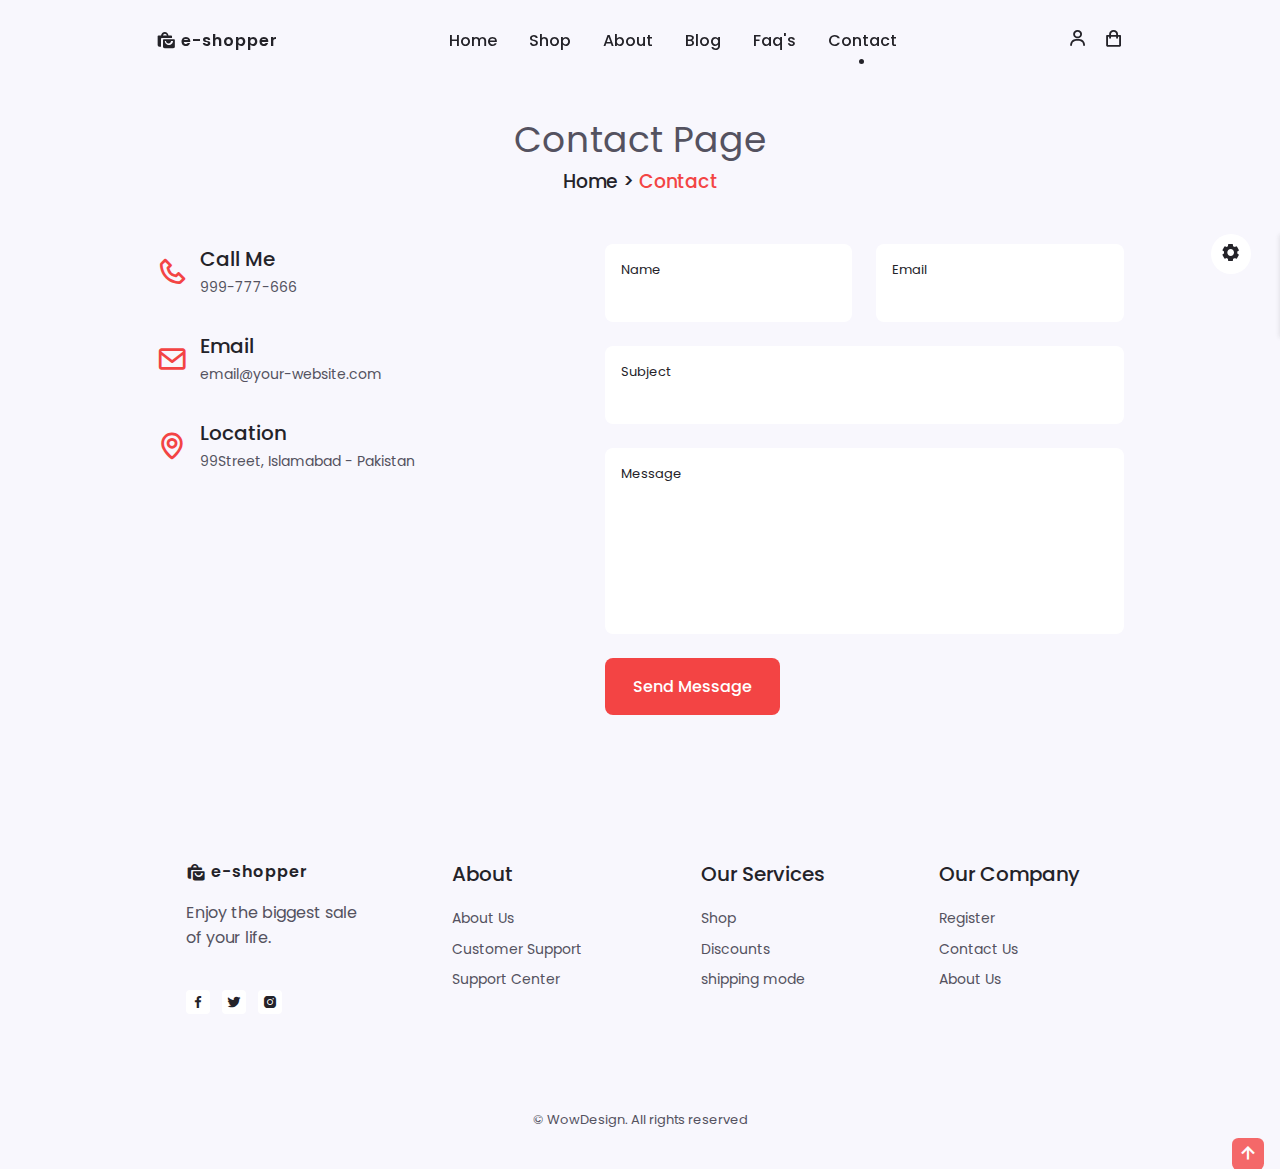
<file: contact.html>
<!DOCTYPE html>
<html lang="en">
<head>
    <meta charset="UTF-8">
    <meta http-equiv="X-UA-Compatible" content="IE=edge">
    <meta name="viewport" content="width=device-width, initial-scale=1.0">

    <!--=============== BOXICONS ===============-->
    <link rel="stylesheet" href="https://cdn.jsdelivr.net/npm/boxicons@latest/css/boxicons.min.css">

    <!--=============== SWIPER CSS ===============-->
    <link rel="stylesheet" href="assets/css/swiper-bundle.min.css">

    <!--=============== CSS ===============-->
    <link rel="stylesheet" href="assets/css/style.css">
    <link rel="stylesheet" class="js-color-style" href="assets/css/colors/color-1.css">

    <title>Responsive e-commerce website - Crypticalcoder</title>
</head>
<body>
    <!--=============== HEADER ===============-->
    <header class="header" id="header">
        <nav class="nav container">
            <a href="index.html" class="nav__logo">
                <i class="bx bxs-shopping-bags nav__logo-icon"></i> e-shopper
            </a>
            <div class="nav__menu" id="nav-menu">
                <ul class="nav__list">
                    <li class="nav__item">
                        <a href="index.html" class="nav__link">Home</a>
                    </li>

                    <li class="nav__item">
                        <a href="shop.html" class="nav__link">Shop</a>
                    </li>

                    <li class="nav__item">
                        <a href="about.html" class="nav__link">About</a>
                    </li>

                    <li class="nav__item">
                        <a href="blog.html" class="nav__link">Blog</a>
                    </li>

                    <li class="nav__item">
                        <a href="faq.html" class="nav__link">Faq's</a>
                    </li>

                    <li class="nav__item">
                        <a href="contact.html" class="nav__link active-link">Contact</a>
                    </li>
                </ul>

                <div class="nav__close" id="nav-close">
                    <i class="bx bx-x"></i>
                </div>
            </div>

            <div class="nav__btns">
                <div class="login__toggle" id="login-button">
                    <i class="bx bx-user"></i>
                </div>

                <div class="nav__shop" id="cart-shop">
                    <i class="bx bx-shopping-bag"></i>
                </div>

                <div class="nav__toggle" id="nav-toggle">
                    <i class="bx bx-grid-alt"></i>
                </div>
            </div>
        </nav>
    </header>

    <!--=============== CART ===============-->
    <div class="cart" id="cart">
        <i class="bx bx-x cart__close" id="cart-close"></i>
        <h2 class="cart__title-center">My Cart</h2>
        <div class="cart__container">
            <article class="cart__card">
                <div class="cart__box">
                    <img src="assets/img/cart-1.png" alt="" class="cart__img">
                </div>
                <div class="cart__details">
                    <h3 class="cart__title">Windbreaker</h3>
                    <span class="cart__price">$12</span>
                    <div class="cart__amount">
                        <div class="cart__amount-content">
                            <span class="cart__amount-box">
                                <i class="bx bx-minus"></i>
                            </span>
                            <span class="cart__amount-number">1</span>
                            <span class="cart__amount-box">
                                <i class="bx bx-plus"></i>
                            </span>
                        </div>
                        <i class="bx bx-trash-alt cart__amount-trash"></i>
                    </div>
                </div>
            </article>

            <article class="cart__card">
                <div class="cart__box">
                    <img src="assets/img/cart-2.png" alt="" class="cart__img">
                </div>
                <div class="cart__details">
                    <h3 class="cart__title">Cardjan Hoodie</h3>
                    <span class="cart__price">$16</span>
                    <div class="cart__amount">
                        <div class="cart__amount-content">
                            <span class="cart__amount-box">
                                <i class="bx bx-minus"></i>
                            </span>
                            <span class="cart__amount-number">1</span>
                            <span class="cart__amount-box">
                                <i class="bx bx-plus"></i>
                            </span>
                        </div>
                        <i class="bx bx-trash-alt cart__amount-trash"></i>
                    </div>
                </div>
            </article>

            <article class="cart__card">
                <div class="cart__box">
                    <img src="assets/img/cart-3.png" alt="" class="cart__img">
                </div>
                <div class="cart__details">
                    <h3 class="cart__title">Cartoon</h3>
                    <span class="cart__price">$10</span>
                    <div class="cart__amount">
                        <div class="cart__amount-content">
                            <span class="cart__amount-box">
                                <i class="bx bx-minus"></i>
                            </span>
                            <span class="cart__amount-number">1</span>
                            <span class="cart__amount-box">
                                <i class="bx bx-plus"></i>
                            </span>
                        </div>
                        <i class="bx bx-trash-alt cart__amount-trash"></i>
                    </div>
                </div>
            </article>
        </div>
        <div class="cart__prices">
            <span class="cart__prices-item">3 item(s)</span>
            <span class="cart__prices-total">$38</span>
        </div>
    </div>

    <!--=============== LOGIN ===============-->
    <div class="login" id="login">
        <i class="bx bx-x login__close" id="login-close"></i>
        <h2 class="login__title-center">Login</h2>
        <form action="" class="login__form grid">
            <div class="login__content">
                <label for="" class="login__label">Email</label>
                <input type="email" name="" id="" class="login__input">
            </div>

            <div class="login__content">
                <label for="" class="login__label">Password</label>
                <input type="password" name="" id="" class="login__input">
            </div>

            <div>
                <a href="#" class="button">Sign in</a>
            </div>

            <div>
                <p class="signup">Not a member? <a href="registration.html">Sign up now</a></p>
            </div>
        </form>
    </div>

    <!--=============== MAIN ===============-->
    <main class="main">
        <!--=============== CONTACT US ===============-->
        <section class="contact section container">
            <div class="breadcrumb__title">Contact Page</div>
            <h3 class="breadcrumb__subtitle">Home > <span>Contact</span></h3>

            <div class="contact__container grid">
                <div>
                    <div class="contact__information">
                        <i class="bx bx-phone contact__icon"></i>
                        <div>
                            <h3 class="contact__title">Call Me</h3>
                            <span class="contact__subtitle">999-777-666</span>
                        </div>
                    </div>
    
                    <div class="contact__information">
                        <i class="bx bx-envelope contact__icon"></i>
                        <div>
                            <h3 class="contact__title">Email</h3>
                            <span class="contact__subtitle">email@your-website.com</span>
                        </div>
                    </div>
    
                    <div class="contact__information">
                        <i class="bx bx-map contact__icon"></i>
                        <div>
                            <h3 class="contact__title">Location</h3>
                            <span class="contact__subtitle">99Street, Islamabad - Pakistan</span>
                        </div>
                    </div>
                </div>

                <form action="" class="contact__form grid">
                    <div class="contact__inputs grid">
                        <div class="contact__content">
                            <label for="" class="contact__label">Name</label>
                            <input type="text" class="contact__input">
                        </div>

                        <div class="contact__content">
                            <label for="" class="contact__label">Email</label>
                            <input type="email" class="contact__input">
                        </div>
                    </div>

                    <div class="contact__content">
                        <label for="" class="contact__label">Subject</label>
                        <input type="text" class="contact__input">
                    </div>

                    <div class="contact__content">
                        <label for="" class="contact__label">Message</label>
                        <textarea cols="0" rows="7" class="contact__input"></textarea>
                    </div>

                    <div>
                        <a href="#" class="button">Send Message</a>
                    </div>
                </form>
            </div>
        </section>
    </main>

    <!--=============== FOOTER ===============-->
    <footer class="footer section">
        <div class="footer__container container grid">
            <!-- Footer Content 1 -->
            <div class="footer__content">
                <a href="#" class="footer__logo">
                    <i class="bx bxs-shopping-bags footer__logo-icon"></i> e-shopper
                </a>

                <p class="footer__description">
                    Enjoy the biggest sale <br> of your life.
                </p>

                <div class="footer__social">
                    <a href="#" class="footer__social-link">
                        <i class="bx bxl-facebook"></i>
                    </a>
                    <a href="#" class="footer__social-link">
                        <i class="bx bxl-twitter"></i>
                    </a>
                    <a href="#" class="footer__social-link">
                        <i class="bx bxl-instagram-alt"></i>
                    </a>
                </div>
            </div>

            <!-- Footer Content 2 -->
            <div class="footer__content">
                <h3 class="footer__title">About</h3>
                <ul class="footer__links">
                    <li><a href="about.html" class="footer__link">About Us</a></li>
                    <li><a href="#" class="footer__link">Customer Support</a></li>
                    <li><a href="#" class="footer__link">Support Center</a></li>
                </ul>
            </div>

            <!-- Footer Content 3 -->
            <div class="footer__content">
                <h3 class="footer__title">Our Services</h3>
                <ul class="footer__links">
                    <li><a href="#" class="footer__link">Shop</a></li>
                    <li><a href="#" class="footer__link">Discounts</a></li>
                    <li><a href="#" class="footer__link">shipping mode</a></li>
                </ul>
            </div>

            <!-- Footer Content 4 -->
            <div class="footer__content">
                <h3 class="footer__title">Our Company</h3>
                <ul class="footer__links">
                    <li><a href="#" class="footer__link">Register</a></li>
                    <li><a href="#" class="footer__link">Contact Us</a></li>
                    <li><a href="about.html" class="footer__link">About Us</a></li>
                </ul>
            </div>
        </div>
        <span class="footer__copy">&#169; WowDesign. All rights reserved</span>
    </footer>

    <!--=============== SCROLL UP ===============-->
    <a href="#" class="scrollup" id="scroll-up">
        <i class="bx bx-up-arrow-alt scrollup__icon"></i>
    </a>

    <!--=============== STYLE SWITCHER ===============-->
    <div class="style__switcher">
        <div class="style__switcher-toggler s__icon">
            <i class="bx bxs-cog bx-spin"></i>
        </div>
        <h4>Theme Colors</h4>
        <div class="theme__colors js-theme-colors">
            <button type="button" data-js-theme-color="color-1" class="js-theme-color-item theme__button color-1"><i class="bx bx-check"></i></button>
            <button type="button" data-js-theme-color="color-2" class="js-theme-color-item theme__button color-2"><i class="bx bx-check"></i></button>
            <button type="button" data-js-theme-color="color-3" class="js-theme-color-item theme__button color-3"><i class="bx bx-check"></i></button>
            <button type="button" data-js-theme-color="color-4" class="js-theme-color-item theme__button color-4"><i class="bx bx-check"></i></button>
            <button type="button" data-js-theme-color="color-5" class="js-theme-color-item theme__button color-5"><i class="bx bx-check"></i></button>
        </div>
    </div>
    
    <!--=============== SWIPER JS ===============-->
    <script src="assets/js/swiper-bundle.min.js"></script>

    <!--=============== JS ===============-->
    <script src="assets/js/main.js"></script>
</body>
</html>
</file>
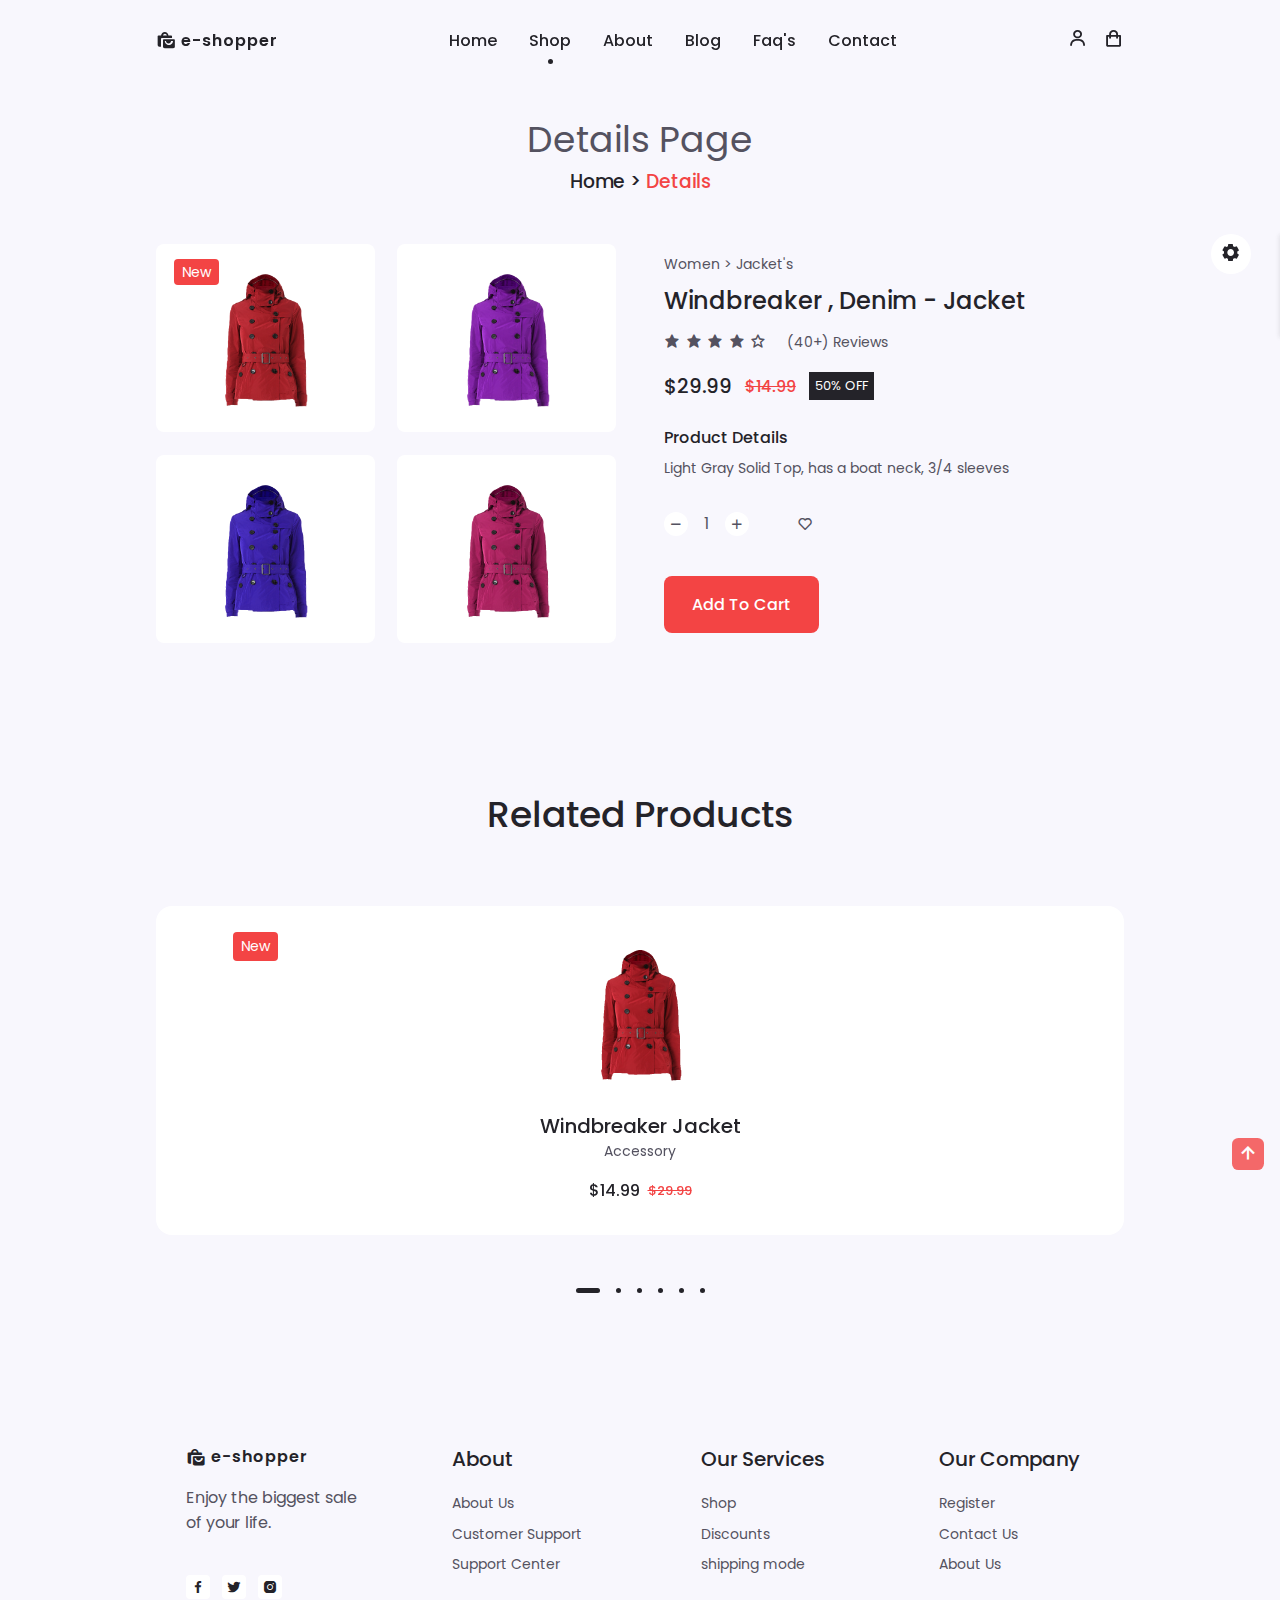
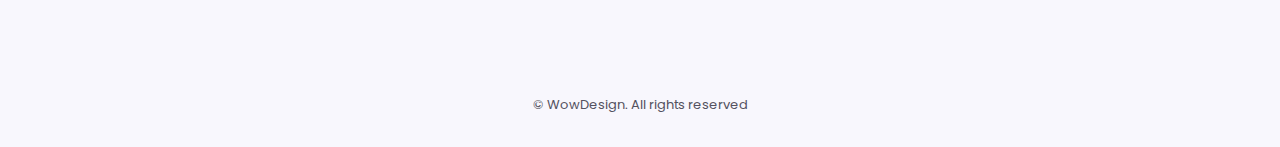
<file: details.html>
<!DOCTYPE html>
<html lang="en">
<head>
    <meta charset="UTF-8">
    <meta http-equiv="X-UA-Compatible" content="IE=edge">
    <meta name="viewport" content="width=device-width, initial-scale=1.0">

    <!--=============== BOXICONS ===============-->
    <link rel="stylesheet" href="https://cdn.jsdelivr.net/npm/boxicons@latest/css/boxicons.min.css">

    <!--=============== SWIPER CSS ===============-->
    <link rel="stylesheet" href="assets/css/swiper-bundle.min.css">

    <!--=============== CSS ===============-->
    <link rel="stylesheet" href="assets/css/style.css">
    <link rel="stylesheet" class="js-color-style" href="assets/css/colors/color-1.css">

    <title>Responsive e-commerce website - Crypticalcoder</title>
</head>
<body>
    <!--=============== HEADER ===============-->
    <header class="header" id="header">
        <nav class="nav container">
            <a href="index.html" class="nav__logo">
                <i class="bx bxs-shopping-bags nav__logo-icon"></i> e-shopper
            </a>
            <div class="nav__menu" id="nav-menu">
                <ul class="nav__list">
                    <li class="nav__item">
                        <a href="index.html" class="nav__link">Home</a>
                    </li>

                    <li class="nav__item">
                        <a href="shop.html" class="nav__link active-link">Shop</a>
                    </li>

                    <li class="nav__item">
                        <a href="about.html" class="nav__link">About</a>
                    </li>

                    <li class="nav__item">
                        <a href="blog.html" class="nav__link">Blog</a>
                    </li>

                    <li class="nav__item">
                        <a href="faq.html" class="nav__link">Faq's</a>
                    </li>

                    <li class="nav__item">
                        <a href="contact.html" class="nav__link">Contact</a>
                    </li>
                </ul>

                <div class="nav__close" id="nav-close">
                    <i class="bx bx-x"></i>
                </div>
            </div>

            <div class="nav__btns">
                <div class="login__toggle" id="login-button">
                    <i class="bx bx-user"></i>
                </div>

                <div class="nav__shop" id="cart-shop">
                    <i class="bx bx-shopping-bag"></i>
                </div>

                <div class="nav__toggle" id="nav-toggle">
                    <i class="bx bx-grid-alt"></i>
                </div>
            </div>
        </nav>
    </header>

    <!--=============== CART ===============-->
    <div class="cart" id="cart">
        <i class="bx bx-x cart__close" id="cart-close"></i>
        <h2 class="cart__title-center">My Cart</h2>
        <div class="cart__container">
            <article class="cart__card">
                <div class="cart__box">
                    <img src="assets/img/cart-1.png" alt="" class="cart__img">
                </div>
                <div class="cart__details">
                    <h3 class="cart__title">Windbreaker</h3>
                    <span class="cart__price">$12</span>
                    <div class="cart__amount">
                        <div class="cart__amount-content">
                            <span class="cart__amount-box">
                                <i class="bx bx-minus"></i>
                            </span>
                            <span class="cart__amount-number">1</span>
                            <span class="cart__amount-box">
                                <i class="bx bx-plus"></i>
                            </span>
                        </div>
                        <i class="bx bx-trash-alt cart__amount-trash"></i>
                    </div>
                </div>
            </article>

            <article class="cart__card">
                <div class="cart__box">
                    <img src="assets/img/cart-2.png" alt="" class="cart__img">
                </div>
                <div class="cart__details">
                    <h3 class="cart__title">Cardjan Hoodie</h3>
                    <span class="cart__price">$16</span>
                    <div class="cart__amount">
                        <div class="cart__amount-content">
                            <span class="cart__amount-box">
                                <i class="bx bx-minus"></i>
                            </span>
                            <span class="cart__amount-number">1</span>
                            <span class="cart__amount-box">
                                <i class="bx bx-plus"></i>
                            </span>
                        </div>
                        <i class="bx bx-trash-alt cart__amount-trash"></i>
                    </div>
                </div>
            </article>

            <article class="cart__card">
                <div class="cart__box">
                    <img src="assets/img/cart-3.png" alt="" class="cart__img">
                </div>
                <div class="cart__details">
                    <h3 class="cart__title">Cartoon</h3>
                    <span class="cart__price">$10</span>
                    <div class="cart__amount">
                        <div class="cart__amount-content">
                            <span class="cart__amount-box">
                                <i class="bx bx-minus"></i>
                            </span>
                            <span class="cart__amount-number">1</span>
                            <span class="cart__amount-box">
                                <i class="bx bx-plus"></i>
                            </span>
                        </div>
                        <i class="bx bx-trash-alt cart__amount-trash"></i>
                    </div>
                </div>
            </article>
        </div>
        <div class="cart__prices">
            <span class="cart__prices-item">3 item(s)</span>
            <span class="cart__prices-total">$38</span>
        </div>
    </div>

    <!--=============== LOGIN ===============-->
    <div class="login" id="login">
        <i class="bx bx-x login__close" id="login-close"></i>
        <h2 class="login__title-center">Login</h2>
        <form action="" class="login__form grid">
            <div class="login__content">
                <label for="" class="login__label">Email</label>
                <input type="email" name="" id="" class="login__input">
            </div>

            <div class="login__content">
                <label for="" class="login__label">Password</label>
                <input type="password" name="" id="" class="login__input">
            </div>

            <div>
                <a href="#" class="button">Sign in</a>
            </div>

            <div>
                <p class="signup">Not a member? <a href="registration.html">Sign up now</a></p>
            </div>
        </form>
    </div>

    <!--=============== MAIN ===============-->
    <main class="main">
        <!--=============== DETAILS ===============-->
        <section class="details section container">
            <div class="breadcrumb__title">Details Page</div>
            <h3 class="breadcrumb__subtitle">Home > <span>Details</span></h3>

            <div class="details__container grid">
                <div class="product__images grid">
                    <div class="product__img">
                        <div class="details__img-tag">New</div>
                        <img src="assets/img/details-1.png" alt="">
                    </div>
                    <div class="product__img">
                        <img src="assets/img/details-2.png" alt="">
                    </div>
                    <div class="product__img">
                        <img src="assets/img/details-3.png" alt="">
                    </div>
                    <div class="product__img">
                        <img src="assets/img/details-4.png" alt="">
                    </div>
                </div>
                <div class="product__info">
                    <p class="details__subtitle">Women > Jacket's</p>
                    <h3 class="details__title">Windbreaker , Denim - Jacket</h3>

                    <div class="rating">
                        <div class="stars">
                            <i class="bx bxs-star"></i>
                            <i class="bx bxs-star"></i>
                            <i class="bx bxs-star"></i>
                            <i class="bx bxs-star"></i>
                            <i class="bx bx-star"></i>
                        </div>
                        <span class="reviews__count">(40+) Reviews</span>
                    </div>

                    <div class="details__prices">
                        <span class="details__price">$29.99</span>
                        <span class="details__discount">$14.99</span>
                        <span class="discount__percentage">50% OFF</span>
                    </div>

                    <div class="details__description">
                        <h3 class="description__title">Product Details</h3>
                        <div class="description__details">
                            <p>Light Gray Solid Top, has a boat neck, 3/4 sleeves</p>
                        </div>
                    </div>

                    <div class="cart__amount">
                        <div class="cart__amount-content">
                            <span class="cart__amount-box">
                                <i class="bx bx-minus"></i>
                            </span>
                            <span class="cart__amount-number">1</span>
                            <span class="cart__amount-box">
                                <i class="bx bx-plus"></i>
                            </span>
                        </div>
                        <i class="bx bx-heart cart__amount-heart"></i>
                    </div>

                    <a href="#" class="button">Add To Cart</a>
                </div>
            </div>
        </section>

        <!--=============== RELATED PRODUCTS ===============-->
        <section class="related__products section">
            <h2 class="section__title">Related Products</h2>
            <div class="new__container container">
                <div class="swiper new-swiper">
                    <div class="swiper-wrapper">
                        <!-- New Content 1 -->
                        <div class="new__content swiper-slide">
                            <div class="new__tag">New</div>
                            <img src="assets/img/new-1.png" alt="" class="new__img">
                            <h3 class="new__title">Windbreaker Jacket</h3>
                            <span class="new__subtitle">Accessory</span>

                            <div class="new__prices">
                                <span class="new__price">$14.99</span>
                                <span class="new__discount">$29.99</span>
                            </div>

                            <a href="details.html" class="button new__button">
                                <i class="bx bx-cart-alt new__icon"></i>
                            </a>
                        </div>

                        <!-- New Content 2 -->
                        <div class="new__content swiper-slide">
                            <div class="new__tag">New</div>
                            <img src="assets/img/new-2.png" alt="" class="new__img">
                            <h3 class="new__title">Air Jordan Zipper</h3>
                            <span class="new__subtitle">Accessory</span>

                            <div class="new__prices">
                                <span class="new__price">$11.99</span>
                                <span class="new__discount">$21.99</span>
                            </div>

                            <a href="details.html" class="button new__button">
                                <i class="bx bx-cart-alt new__icon"></i>
                            </a>
                        </div>

                        <!-- New Content 3 -->
                        <div class="new__content swiper-slide">
                            <div class="new__tag">New</div>
                            <img src="assets/img/new-3.png" alt="" class="new__img">
                            <h3 class="new__title">Fur Jacket</h3>
                            <span class="new__subtitle">Accessory</span>

                            <div class="new__prices">
                                <span class="new__price">$4.99</span>
                                <span class="new__discount">$9.99</span>
                            </div>

                            <a href="details.html" class="button new__button">
                                <i class="bx bx-cart-alt new__icon"></i>
                            </a>
                        </div>

                        <!-- New Content 4 -->
                        <div class="new__content swiper-slide">
                            <div class="new__tag">New</div>
                            <img src="assets/img/new-4.png" alt="" class="new__img">
                            <h3 class="new__title">Fleece Jacket</h3>
                            <span class="new__subtitle">Accessory</span>

                            <div class="new__prices">
                                <span class="new__price">$24.99</span>
                                <span class="new__discount">$44.99</span>
                            </div>

                            <a href="details.html" class="button new__button">
                                <i class="bx bx-cart-alt new__icon"></i>
                            </a>
                        </div>

                        <!-- New Content 5 -->
                        <div class="new__content swiper-slide">
                            <div class="new__tag">New</div>
                            <img src="assets/img/new-5.png" alt="" class="new__img">
                            <h3 class="new__title">Nice Hoodie</h3>
                            <span class="new__subtitle">Accessory</span>

                            <div class="new__prices">
                                <span class="new__price">$7.99</span>
                                <span class="new__discount">$14.99</span>
                            </div>

                            <a href="details.html" class="button new__button">
                                <i class="bx bx-cart-alt new__icon"></i>
                            </a>
                        </div>

                        <!-- New Content 6 -->
                        <div class="new__content swiper-slide">
                            <div class="new__tag">New</div>
                            <img src="assets/img/new-6.png" alt="" class="new__img">
                            <h3 class="new__title">Fleece Jacket</h3>
                            <span class="new__subtitle">Accessory</span>

                            <div class="new__prices">
                                <span class="new__price">$5.99</span>
                                <span class="new__discount">$12.99</span>
                            </div>

                            <a href="details.html" class="button new__button">
                                <i class="bx bx-cart-alt new__icon"></i>
                            </a>
                        </div>
                    </div>
                    <div class="swiper-pagination"></div>
                </div>
            </div>
        </section>
    </main>

    <!--=============== FOOTER ===============-->
    <footer class="footer section">
        <div class="footer__container container grid">
            <!-- Footer Content 1 -->
            <div class="footer__content">
                <a href="#" class="footer__logo">
                    <i class="bx bxs-shopping-bags footer__logo-icon"></i> e-shopper
                </a>

                <p class="footer__description">
                    Enjoy the biggest sale <br> of your life.
                </p>

                <div class="footer__social">
                    <a href="#" class="footer__social-link">
                        <i class="bx bxl-facebook"></i>
                    </a>
                    <a href="#" class="footer__social-link">
                        <i class="bx bxl-twitter"></i>
                    </a>
                    <a href="#" class="footer__social-link">
                        <i class="bx bxl-instagram-alt"></i>
                    </a>
                </div>
            </div>

            <!-- Footer Content 2 -->
            <div class="footer__content">
                <h3 class="footer__title">About</h3>
                <ul class="footer__links">
                    <li><a href="about.html" class="footer__link">About Us</a></li>
                    <li><a href="#" class="footer__link">Customer Support</a></li>
                    <li><a href="#" class="footer__link">Support Center</a></li>
                </ul>
            </div>

            <!-- Footer Content 3 -->
            <div class="footer__content">
                <h3 class="footer__title">Our Services</h3>
                <ul class="footer__links">
                    <li><a href="#" class="footer__link">Shop</a></li>
                    <li><a href="#" class="footer__link">Discounts</a></li>
                    <li><a href="#" class="footer__link">shipping mode</a></li>
                </ul>
            </div>

            <!-- Footer Content 4 -->
            <div class="footer__content">
                <h3 class="footer__title">Our Company</h3>
                <ul class="footer__links">
                    <li><a href="#" class="footer__link">Register</a></li>
                    <li><a href="#" class="footer__link">Contact Us</a></li>
                    <li><a href="about.html" class="footer__link">About Us</a></li>
                </ul>
            </div>
        </div>
        <span class="footer__copy">&#169; WowDesign. All rights reserved</span>
    </footer>

    <!--=============== LIGHTBOX ===============-->
    <div class="lightbox">
        <div class="lightbox__content">
            <div class="lightbox__close">&times;</div>
            <img src="assets/img/details-2.png" alt="" class="lightbox__img">
            <div class="lightbox__caption">
                <div class="caption__text">e-shopper</div>
                <div class="caption__counter"></div>
            </div>
        </div>

        <div class="lightbox__controls">
            <div class="prev__item" onclick="prevItem()"><i class="bx bx-chevron-left"></i></div>
            <div class="next__item" onclick="nextItem()"><i class="bx bx-chevron-right"></i></div>
        </div>
    </div>

    <!--=============== SCROLL UP ===============-->
    <a href="#" class="scrollup" id="scroll-up">
        <i class="bx bx-up-arrow-alt scrollup__icon"></i>
    </a>

    <!--=============== STYLE SWITCHER ===============-->
    <div class="style__switcher">
        <div class="style__switcher-toggler s__icon">
            <i class="bx bxs-cog bx-spin"></i>
        </div>
        <h4>Theme Colors</h4>
        <div class="theme__colors js-theme-colors">
            <button type="button" data-js-theme-color="color-1" class="js-theme-color-item theme__button color-1"><i class="bx bx-check"></i></button>
            <button type="button" data-js-theme-color="color-2" class="js-theme-color-item theme__button color-2"><i class="bx bx-check"></i></button>
            <button type="button" data-js-theme-color="color-3" class="js-theme-color-item theme__button color-3"><i class="bx bx-check"></i></button>
            <button type="button" data-js-theme-color="color-4" class="js-theme-color-item theme__button color-4"><i class="bx bx-check"></i></button>
            <button type="button" data-js-theme-color="color-5" class="js-theme-color-item theme__button color-5"><i class="bx bx-check"></i></button>
        </div>
    </div>

    <!--=============== LIGHTBOX ===============-->
    <script>
        const   productItems = document.querySelectorAll('.product__img'),
                totalProductItems = productItems.length,
                lightbox = document.querySelector('.lightbox'),
                lightboxImg = lightbox.querySelector('.lightbox__img'),
                lightboxClose = lightbox.querySelector('.lightbox__close'),
                lightboxCounter = lightbox.querySelector('.caption__counter');
        let itemIndex = 0;
        for(let i = 0; i < totalProductItems; i++) {
            productItems[i].addEventListener("click", function() {
                itemIndex = i;
                changeItem();
                toggleLightbox();
            });
        }

        function nextItem() {
            if(itemIndex === totalProductItems - 1) {
                itemIndex = 0;
            }else {
                itemIndex++;
            }
            changeItem();
        }

        function prevItem() {
            if(itemIndex === 0) {
                itemIndex = totalProductItems - 1;
            }else {
                itemIndex--;
            }
            changeItem();
        }

        function toggleLightbox() {
            lightbox.classList.toggle('open');
        }

        function changeItem() {
            imgSrc = productItems[itemIndex].querySelector('.product__img img').getAttribute("src");
            lightboxImg.src = imgSrc;
            lightboxCounter.innerHTML = (itemIndex + 1) + " of " + totalProductItems;
        }

        // close lightbox
        lightbox.addEventListener("click", function() {
            if(event.target === lightboxClose || event.target === lightbox) {
                toggleLightbox();
            }
        });
    </script>
    
    <!--=============== SWIPER JS ===============-->
    <script src="assets/js/swiper-bundle.min.js"></script>

    <!--=============== JS ===============-->
    <script src="assets/js/main.js"></script>
</body>
</html>
</file>
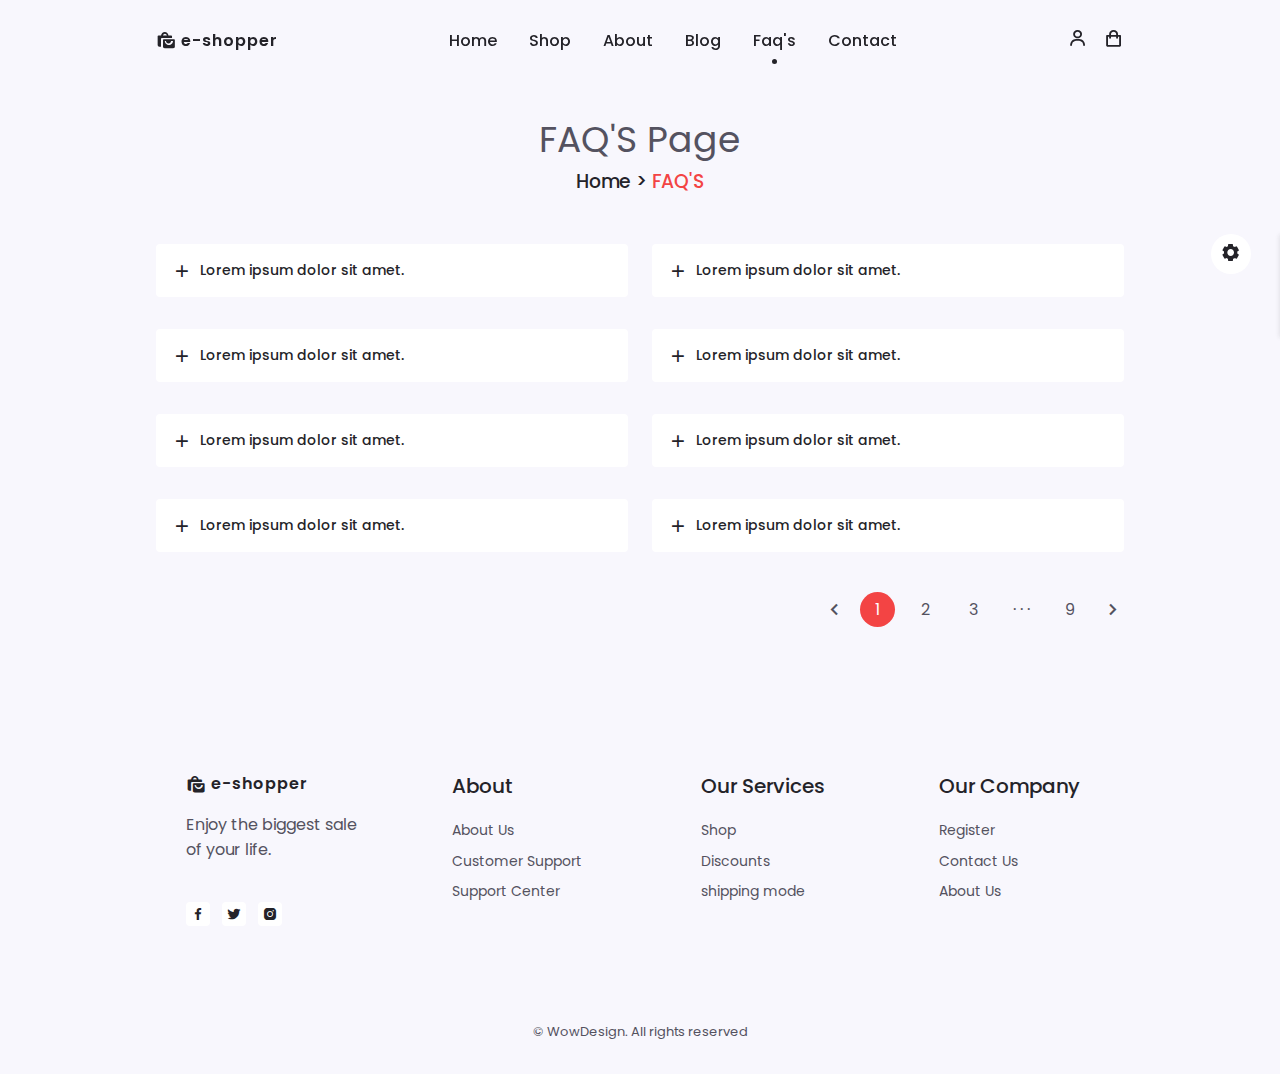
<file: faq.html>
<!DOCTYPE html>
<html lang="en">
<head>
    <meta charset="UTF-8">
    <meta http-equiv="X-UA-Compatible" content="IE=edge">
    <meta name="viewport" content="width=device-width, initial-scale=1.0">

    <!--=============== BOXICONS ===============-->
    <link rel="stylesheet" href="https://cdn.jsdelivr.net/npm/boxicons@latest/css/boxicons.min.css">

    <!--=============== SWIPER CSS ===============-->
    <link rel="stylesheet" href="assets/css/swiper-bundle.min.css">

    <!--=============== CSS ===============-->
    <link rel="stylesheet" href="assets/css/style.css">
    <link rel="stylesheet" class="js-color-style" href="assets/css/colors/color-1.css">

    <title>Responsive e-commerce website - Crypticalcoder</title>
</head>
<body>
    <!--=============== HEADER ===============-->
    <header class="header" id="header">
        <nav class="nav container">
            <a href="index.html" class="nav__logo">
                <i class="bx bxs-shopping-bags nav__logo-icon"></i> e-shopper
            </a>
            <div class="nav__menu" id="nav-menu">
                <ul class="nav__list">
                    <li class="nav__item">
                        <a href="index.html" class="nav__link">Home</a>
                    </li>

                    <li class="nav__item">
                        <a href="shop.html" class="nav__link">Shop</a>
                    </li>

                    <li class="nav__item">
                        <a href="about.html" class="nav__link">About</a>
                    </li>

                    <li class="nav__item">
                        <a href="blog.html" class="nav__link">Blog</a>
                    </li>

                    <li class="nav__item">
                        <a href="faq.html" class="nav__link active-link">Faq's</a>
                    </li>

                    <li class="nav__item">
                        <a href="contact.html" class="nav__link">Contact</a>
                    </li>
                </ul>

                <div class="nav__close" id="nav-close">
                    <i class="bx bx-x"></i>
                </div>
            </div>

            <div class="nav__btns">
                <div class="login__toggle" id="login-button">
                    <i class="bx bx-user"></i>
                </div>

                <div class="nav__shop" id="cart-shop">
                    <i class="bx bx-shopping-bag"></i>
                </div>

                <div class="nav__toggle" id="nav-toggle">
                    <i class="bx bx-grid-alt"></i>
                </div>
            </div>
        </nav>
    </header>

    <!--=============== CART ===============-->
    <div class="cart" id="cart">
        <i class="bx bx-x cart__close" id="cart-close"></i>
        <h2 class="cart__title-center">My Cart</h2>
        <div class="cart__container">
            <article class="cart__card">
                <div class="cart__box">
                    <img src="assets/img/cart-1.png" alt="" class="cart__img">
                </div>
                <div class="cart__details">
                    <h3 class="cart__title">Windbreaker</h3>
                    <span class="cart__price">$12</span>
                    <div class="cart__amount">
                        <div class="cart__amount-content">
                            <span class="cart__amount-box">
                                <i class="bx bx-minus"></i>
                            </span>
                            <span class="cart__amount-number">1</span>
                            <span class="cart__amount-box">
                                <i class="bx bx-plus"></i>
                            </span>
                        </div>
                        <i class="bx bx-trash-alt cart__amount-trash"></i>
                    </div>
                </div>
            </article>

            <article class="cart__card">
                <div class="cart__box">
                    <img src="assets/img/cart-2.png" alt="" class="cart__img">
                </div>
                <div class="cart__details">
                    <h3 class="cart__title">Cardjan Hoodie</h3>
                    <span class="cart__price">$16</span>
                    <div class="cart__amount">
                        <div class="cart__amount-content">
                            <span class="cart__amount-box">
                                <i class="bx bx-minus"></i>
                            </span>
                            <span class="cart__amount-number">1</span>
                            <span class="cart__amount-box">
                                <i class="bx bx-plus"></i>
                            </span>
                        </div>
                        <i class="bx bx-trash-alt cart__amount-trash"></i>
                    </div>
                </div>
            </article>

            <article class="cart__card">
                <div class="cart__box">
                    <img src="assets/img/cart-3.png" alt="" class="cart__img">
                </div>
                <div class="cart__details">
                    <h3 class="cart__title">Cartoon</h3>
                    <span class="cart__price">$10</span>
                    <div class="cart__amount">
                        <div class="cart__amount-content">
                            <span class="cart__amount-box">
                                <i class="bx bx-minus"></i>
                            </span>
                            <span class="cart__amount-number">1</span>
                            <span class="cart__amount-box">
                                <i class="bx bx-plus"></i>
                            </span>
                        </div>
                        <i class="bx bx-trash-alt cart__amount-trash"></i>
                    </div>
                </div>
            </article>
        </div>
        <div class="cart__prices">
            <span class="cart__prices-item">3 item(s)</span>
            <span class="cart__prices-total">$38</span>
        </div>
    </div>

    <!--=============== LOGIN ===============-->
    <div class="login" id="login">
        <i class="bx bx-x login__close" id="login-close"></i>
        <h2 class="login__title-center">Login</h2>
        <form action="" class="login__form grid">
            <div class="login__content">
                <label for="" class="login__label">Email</label>
                <input type="email" name="" id="" class="login__input">
            </div>

            <div class="login__content">
                <label for="" class="login__label">Password</label>
                <input type="password" name="" id="" class="login__input">
            </div>

            <div>
                <a href="#" class="button">Sign in</a>
            </div>

            <div>
                <p class="signup">Not a member? <a href="registration.html">Sign up now</a></p>
            </div>
        </form>
    </div>

    <!--=============== MAIN ===============-->
    <main class="main">
        <!--=============== FAQ'S ===============-->
        <section class="questions section container">
            <div class="breadcrumb__title">FAQ'S Page</div>
            <h3 class="breadcrumb__subtitle">Home > <span>FAQ'S</span></h3>

            <div class="questions__container grid">
                <div class="questions__group">
                    <div class="questions__item">
                        <header class="questions__header">
                            <i class="bx bx-plus questions__icon"></i>
                            <h3 class="questions__item-title">Lorem ipsum dolor sit amet.</h3>
                        </header>

                        <div class="questions__content">
                            <p class="questions__description">
                                Lorem ipsum dolor sit amet, consectetur adipisicing elit. Delectus fuga mollitia repellat odio omnis odit, aspernatur porro quasi corrupti veritatis sapiente facere, voluptates nam alias. Maxime quo aut natus non?
                            </p>
                        </div>
                    </div>

                    <div class="questions__item">
                        <header class="questions__header">
                            <i class="bx bx-plus questions__icon"></i>
                            <h3 class="questions__item-title">Lorem ipsum dolor sit amet.</h3>
                        </header>

                        <div class="questions__content">
                            <p class="questions__description">
                                Lorem ipsum dolor sit amet, consectetur adipisicing elit. Delectus fuga mollitia repellat odio omnis odit, aspernatur porro quasi corrupti veritatis sapiente facere, voluptates nam alias. Maxime quo aut natus non?
                            </p>
                        </div>
                    </div>

                    <div class="questions__item">
                        <header class="questions__header">
                            <i class="bx bx-plus questions__icon"></i>
                            <h3 class="questions__item-title">Lorem ipsum dolor sit amet.</h3>
                        </header>

                        <div class="questions__content">
                            <p class="questions__description">
                                Lorem ipsum dolor sit amet, consectetur adipisicing elit. Delectus fuga mollitia repellat odio omnis odit, aspernatur porro quasi corrupti veritatis sapiente facere, voluptates nam alias. Maxime quo aut natus non?
                            </p>
                        </div>
                    </div>

                    <div class="questions__item">
                        <header class="questions__header">
                            <i class="bx bx-plus questions__icon"></i>
                            <h3 class="questions__item-title">Lorem ipsum dolor sit amet.</h3>
                        </header>

                        <div class="questions__content">
                            <p class="questions__description">
                                Lorem ipsum dolor sit amet, consectetur adipisicing elit. Delectus fuga mollitia repellat odio omnis odit, aspernatur porro quasi corrupti veritatis sapiente facere, voluptates nam alias. Maxime quo aut natus non?
                            </p>
                        </div>
                    </div>
                </div>

                <div class="questions__group">
                    <div class="questions__item">
                        <header class="questions__header">
                            <i class="bx bx-plus questions__icon"></i>
                            <h3 class="questions__item-title">Lorem ipsum dolor sit amet.</h3>
                        </header>

                        <div class="questions__content">
                            <p class="questions__description">
                                Lorem ipsum dolor sit amet, consectetur adipisicing elit. Delectus fuga mollitia repellat odio omnis odit, aspernatur porro quasi corrupti veritatis sapiente facere, voluptates nam alias. Maxime quo aut natus non?
                            </p>
                        </div>
                    </div>

                    <div class="questions__item">
                        <header class="questions__header">
                            <i class="bx bx-plus questions__icon"></i>
                            <h3 class="questions__item-title">Lorem ipsum dolor sit amet.</h3>
                        </header>

                        <div class="questions__content">
                            <p class="questions__description">
                                Lorem ipsum dolor sit amet, consectetur adipisicing elit. Delectus fuga mollitia repellat odio omnis odit, aspernatur porro quasi corrupti veritatis sapiente facere, voluptates nam alias. Maxime quo aut natus non?
                            </p>
                        </div>
                    </div>

                    <div class="questions__item">
                        <header class="questions__header">
                            <i class="bx bx-plus questions__icon"></i>
                            <h3 class="questions__item-title">Lorem ipsum dolor sit amet.</h3>
                        </header>

                        <div class="questions__content">
                            <p class="questions__description">
                                Lorem ipsum dolor sit amet, consectetur adipisicing elit. Delectus fuga mollitia repellat odio omnis odit, aspernatur porro quasi corrupti veritatis sapiente facere, voluptates nam alias. Maxime quo aut natus non?
                            </p>
                        </div>
                    </div>

                    <div class="questions__item">
                        <header class="questions__header">
                            <i class="bx bx-plus questions__icon"></i>
                            <h3 class="questions__item-title">Lorem ipsum dolor sit amet.</h3>
                        </header>

                        <div class="questions__content">
                            <p class="questions__description">
                                Lorem ipsum dolor sit amet, consectetur adipisicing elit. Delectus fuga mollitia repellat odio omnis odit, aspernatur porro quasi corrupti veritatis sapiente facere, voluptates nam alias. Maxime quo aut natus non?
                            </p>
                        </div>
                    </div>
                </div>
            </div>

            <div class="pagination">
                <i class="bx bx-chevron-left pagination__icon"></i>
                <span class="current">1</span>
                <span>2</span>
                <span>3</span>
                <span>&middot; &middot; &middot;</span>
                <span>9</span>
                <i class="bx bx-chevron-right pagination__icon"></i>
            </div>
        </section>
    </main>

    <!--=============== FOOTER ===============-->
    <footer class="footer section">
        <div class="footer__container container grid">
            <!-- Footer Content 1 -->
            <div class="footer__content">
                <a href="#" class="footer__logo">
                    <i class="bx bxs-shopping-bags footer__logo-icon"></i> e-shopper
                </a>

                <p class="footer__description">
                    Enjoy the biggest sale <br> of your life.
                </p>

                <div class="footer__social">
                    <a href="#" class="footer__social-link">
                        <i class="bx bxl-facebook"></i>
                    </a>
                    <a href="#" class="footer__social-link">
                        <i class="bx bxl-twitter"></i>
                    </a>
                    <a href="#" class="footer__social-link">
                        <i class="bx bxl-instagram-alt"></i>
                    </a>
                </div>
            </div>

            <!-- Footer Content 2 -->
            <div class="footer__content">
                <h3 class="footer__title">About</h3>
                <ul class="footer__links">
                    <li><a href="about.html" class="footer__link">About Us</a></li>
                    <li><a href="#" class="footer__link">Customer Support</a></li>
                    <li><a href="#" class="footer__link">Support Center</a></li>
                </ul>
            </div>

            <!-- Footer Content 3 -->
            <div class="footer__content">
                <h3 class="footer__title">Our Services</h3>
                <ul class="footer__links">
                    <li><a href="#" class="footer__link">Shop</a></li>
                    <li><a href="#" class="footer__link">Discounts</a></li>
                    <li><a href="#" class="footer__link">shipping mode</a></li>
                </ul>
            </div>

            <!-- Footer Content 4 -->
            <div class="footer__content">
                <h3 class="footer__title">Our Company</h3>
                <ul class="footer__links">
                    <li><a href="#" class="footer__link">Register</a></li>
                    <li><a href="#" class="footer__link">Contact Us</a></li>
                    <li><a href="about.html" class="footer__link">About Us</a></li>
                </ul>
            </div>
        </div>
        <span class="footer__copy">&#169; WowDesign. All rights reserved</span>
    </footer>

    <!--=============== SCROLL UP ===============-->
    <a href="#" class="scrollup" id="scroll-up">
        <i class="bx bx-up-arrow-alt scrollup__icon"></i>
    </a>

    <!--=============== STYLE SWITCHER ===============-->
    <div class="style__switcher">
        <div class="style__switcher-toggler s__icon">
            <i class="bx bxs-cog bx-spin"></i>
        </div>
        <h4>Theme Colors</h4>
        <div class="theme__colors js-theme-colors">
            <button type="button" data-js-theme-color="color-1" class="js-theme-color-item theme__button color-1"><i class="bx bx-check"></i></button>
            <button type="button" data-js-theme-color="color-2" class="js-theme-color-item theme__button color-2"><i class="bx bx-check"></i></button>
            <button type="button" data-js-theme-color="color-3" class="js-theme-color-item theme__button color-3"><i class="bx bx-check"></i></button>
            <button type="button" data-js-theme-color="color-4" class="js-theme-color-item theme__button color-4"><i class="bx bx-check"></i></button>
            <button type="button" data-js-theme-color="color-5" class="js-theme-color-item theme__button color-5"><i class="bx bx-check"></i></button>
        </div>
    </div>
    
    <!--=============== SWIPER JS ===============-->
    <script src="assets/js/swiper-bundle.min.js"></script>

    <!--=============== JS ===============-->
    <script src="assets/js/main.js"></script>
</body>
</html>
</file>
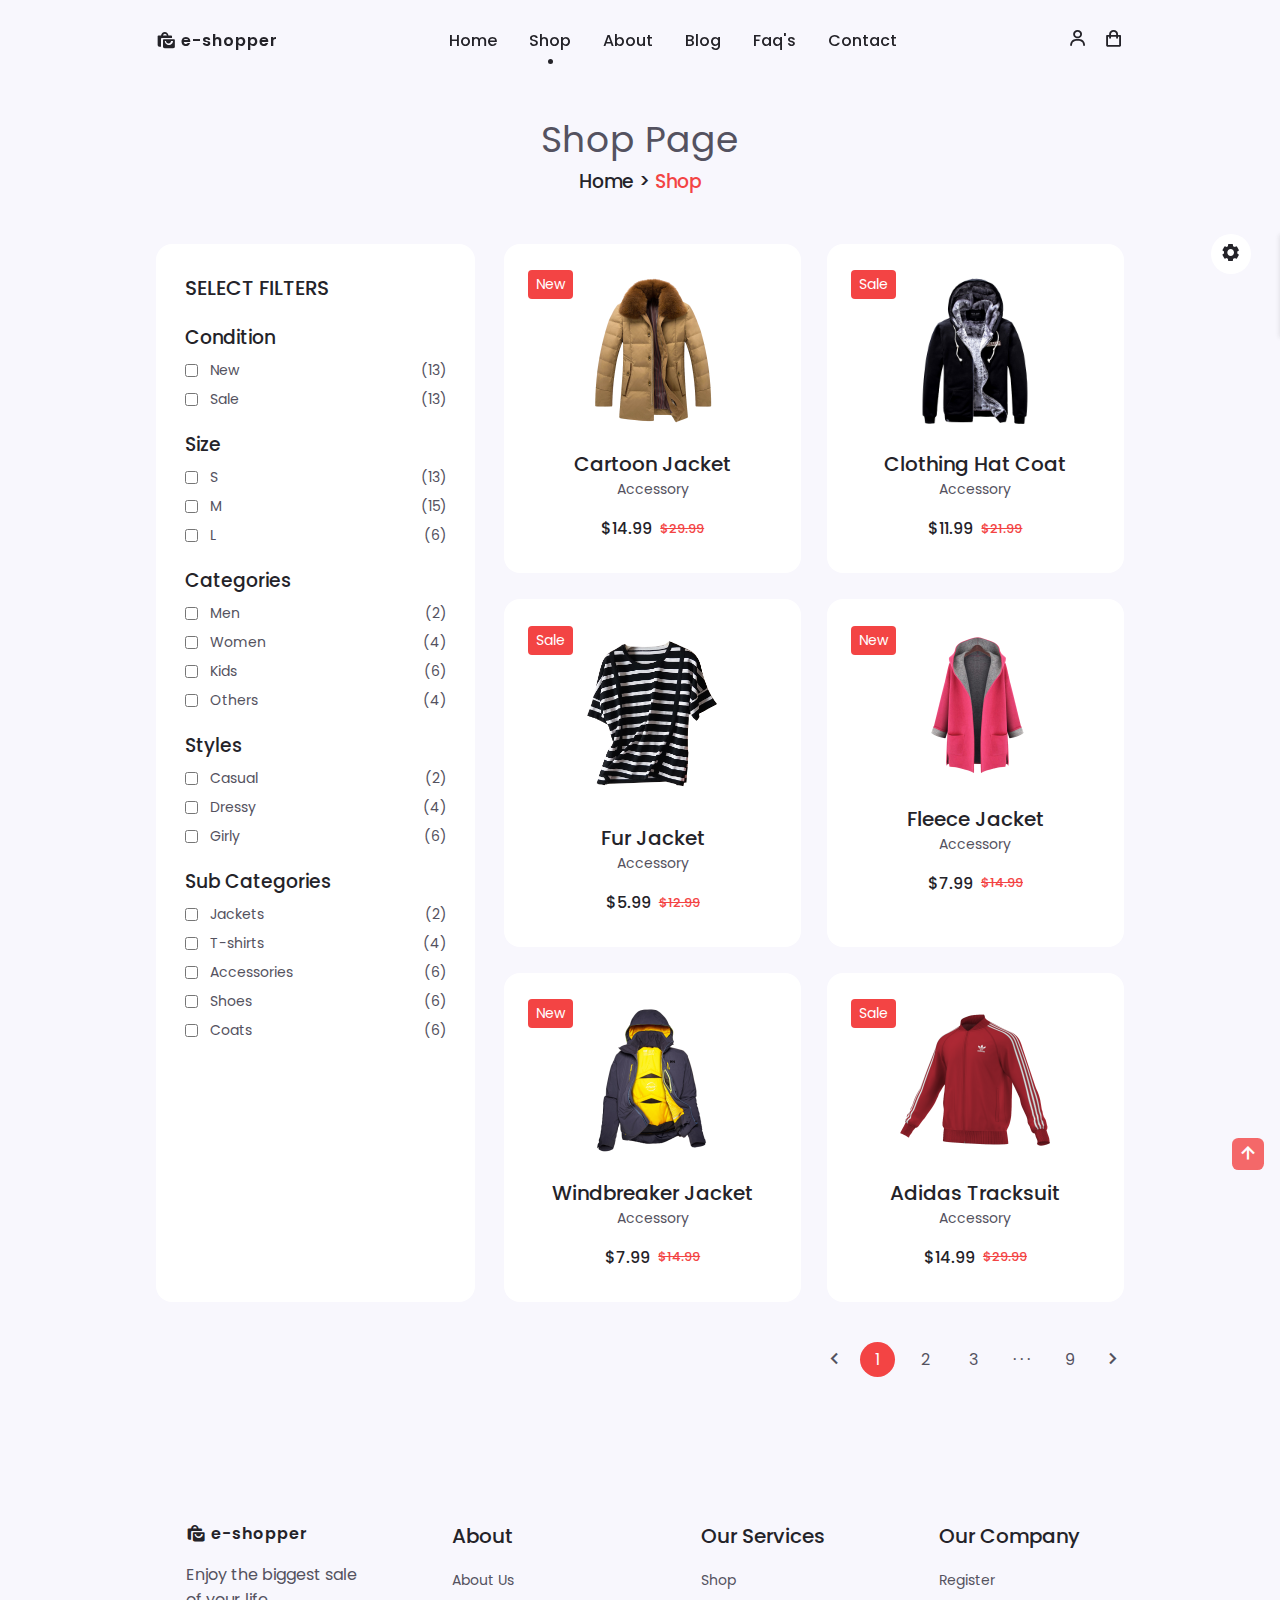
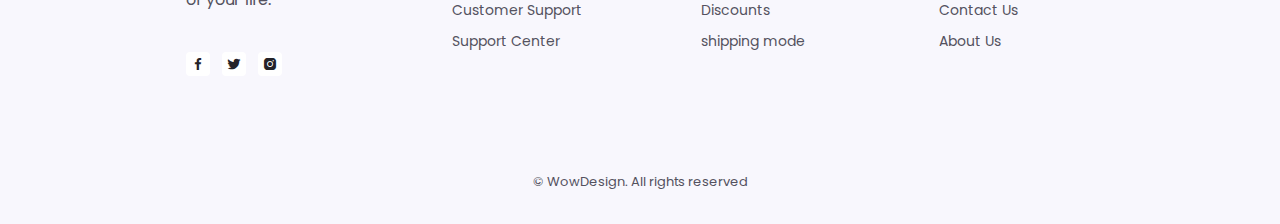
<file: shop.html>
<!DOCTYPE html>
<html lang="en">
<head>
    <meta charset="UTF-8">
    <meta http-equiv="X-UA-Compatible" content="IE=edge">
    <meta name="viewport" content="width=device-width, initial-scale=1.0">

    <!--=============== BOXICONS ===============-->
    <link rel="stylesheet" href="https://cdn.jsdelivr.net/npm/boxicons@latest/css/boxicons.min.css">

    <!--=============== SWIPER CSS ===============-->
    <link rel="stylesheet" href="assets/css/swiper-bundle.min.css">

    <!--=============== CSS ===============-->
    <link rel="stylesheet" href="assets/css/style.css">
    <link rel="stylesheet" class="js-color-style" href="assets/css/colors/color-1.css">

    <title>Responsive e-commerce website - Crypticalcoder</title>
</head>
<body>
    <!--=============== HEADER ===============-->
    <header class="header" id="header">
        <nav class="nav container">
            <a href="index.html" class="nav__logo">
                <i class="bx bxs-shopping-bags nav__logo-icon"></i> e-shopper
            </a>
            <div class="nav__menu" id="nav-menu">
                <ul class="nav__list">
                    <li class="nav__item">
                        <a href="index.html" class="nav__link">Home</a>
                    </li>

                    <li class="nav__item">
                        <a href="shop.html" class="nav__link active-link">Shop</a>
                    </li>

                    <li class="nav__item">
                        <a href="about.html" class="nav__link">About</a>
                    </li>

                    <li class="nav__item">
                        <a href="blog.html" class="nav__link">Blog</a>
                    </li>

                    <li class="nav__item">
                        <a href="faq.html" class="nav__link">Faq's</a>
                    </li>

                    <li class="nav__item">
                        <a href="contact.html" class="nav__link">Contact</a>
                    </li>
                </ul>

                <div class="nav__close" id="nav-close">
                    <i class="bx bx-x"></i>
                </div>
            </div>

            <div class="nav__btns">
                <div class="login__toggle" id="login-button">
                    <i class="bx bx-user"></i>
                </div>

                <div class="nav__shop" id="cart-shop">
                    <i class="bx bx-shopping-bag"></i>
                </div>

                <div class="nav__toggle" id="nav-toggle">
                    <i class="bx bx-grid-alt"></i>
                </div>
            </div>
        </nav>
    </header>

    <!--=============== CART ===============-->
    <div class="cart" id="cart">
        <i class="bx bx-x cart__close" id="cart-close"></i>
        <h2 class="cart__title-center">My Cart</h2>
        <div class="cart__container">
            <article class="cart__card">
                <div class="cart__box">
                    <img src="assets/img/cart-1.png" alt="" class="cart__img">
                </div>
                <div class="cart__details">
                    <h3 class="cart__title">Windbreaker</h3>
                    <span class="cart__price">$12</span>
                    <div class="cart__amount">
                        <div class="cart__amount-content">
                            <span class="cart__amount-box">
                                <i class="bx bx-minus"></i>
                            </span>
                            <span class="cart__amount-number">1</span>
                            <span class="cart__amount-box">
                                <i class="bx bx-plus"></i>
                            </span>
                        </div>
                        <i class="bx bx-trash-alt cart__amount-trash"></i>
                    </div>
                </div>
            </article>

            <article class="cart__card">
                <div class="cart__box">
                    <img src="assets/img/cart-2.png" alt="" class="cart__img">
                </div>
                <div class="cart__details">
                    <h3 class="cart__title">Cardjan Hoodie</h3>
                    <span class="cart__price">$16</span>
                    <div class="cart__amount">
                        <div class="cart__amount-content">
                            <span class="cart__amount-box">
                                <i class="bx bx-minus"></i>
                            </span>
                            <span class="cart__amount-number">1</span>
                            <span class="cart__amount-box">
                                <i class="bx bx-plus"></i>
                            </span>
                        </div>
                        <i class="bx bx-trash-alt cart__amount-trash"></i>
                    </div>
                </div>
            </article>

            <article class="cart__card">
                <div class="cart__box">
                    <img src="assets/img/cart-3.png" alt="" class="cart__img">
                </div>
                <div class="cart__details">
                    <h3 class="cart__title">Cartoon</h3>
                    <span class="cart__price">$10</span>
                    <div class="cart__amount">
                        <div class="cart__amount-content">
                            <span class="cart__amount-box">
                                <i class="bx bx-minus"></i>
                            </span>
                            <span class="cart__amount-number">1</span>
                            <span class="cart__amount-box">
                                <i class="bx bx-plus"></i>
                            </span>
                        </div>
                        <i class="bx bx-trash-alt cart__amount-trash"></i>
                    </div>
                </div>
            </article>
        </div>
        <div class="cart__prices">
            <span class="cart__prices-item">3 item(s)</span>
            <span class="cart__prices-total">$38</span>
        </div>
    </div>

    <!--=============== LOGIN ===============-->
    <div class="login" id="login">
        <i class="bx bx-x login__close" id="login-close"></i>
        <h2 class="login__title-center">Login</h2>
        <form action="" class="login__form grid">
            <div class="login__content">
                <label for="" class="login__label">Email</label>
                <input type="email" name="" id="" class="login__input">
            </div>

            <div class="login__content">
                <label for="" class="login__label">Password</label>
                <input type="password" name="" id="" class="login__input">
            </div>

            <div>
                <a href="#" class="button">Sign in</a>
            </div>

            <div>
                <p class="signup">Not a member? <a href="registration.html">Sign up now</a></p>
            </div>
        </form>
    </div>

    <!--=============== MAIN ===============-->
    <main class="main">
        <!--=============== SHOP ===============-->
        <section class="shop section container">
            <div class="breadcrumb__title">Shop Page</div>
            <h3 class="breadcrumb__subtitle">Home > <span>Shop</span></h3>

            <div class="shop__container grid">
                <div class="sidebar">
                    <h3 class="filter__title">Select Filters</h3>
                    <div class="filter__content">
                        <h3 class="filter__subtitle">Condition</h3>
                        <div class="filter">
                            <input type="checkbox" name="" id="">
                            <p>New</p> <span>(13)</span>
                        </div>
                        <div class="filter">
                            <input type="checkbox" name="" id="">
                            <p>Sale</p> <span>(13)</span>
                        </div>
                    </div>

                    <div class="filter__content">
                        <h3 class="filter__subtitle">Size</h3>
                        <div class="filter">
                            <input type="checkbox" name="" id="">
                            <p>S</p> <span>(13)</span>
                        </div>
                        <div class="filter">
                            <input type="checkbox" name="" id="">
                            <p>M</p> <span>(15)</span>
                        </div>
                        <div class="filter">
                            <input type="checkbox" name="" id="">
                            <p>L</p> <span>(6)</span>
                        </div>
                    </div>

                    <div class="filter__content">
                        <h3 class="filter__subtitle">Categories</h3>
                        <div class="filter">
                            <input type="checkbox" name="" id="">
                            <p>Men</p> <span>(2)</span>
                        </div>
                        <div class="filter">
                            <input type="checkbox" name="" id="">
                            <p>Women</p> <span>(4)</span>
                        </div>
                        <div class="filter">
                            <input type="checkbox" name="" id="">
                            <p>Kids</p> <span>(6)</span>
                        </div>
                        <div class="filter">
                            <input type="checkbox" name="" id="">
                            <p>Others</p> <span>(4)</span>
                        </div>
                    </div>

                    <div class="filter__content">
                        <h3 class="filter__subtitle">Styles</h3>
                        <div class="filter">
                            <input type="checkbox" name="" id="">
                            <p>Casual</p> <span>(2)</span>
                        </div>
                        <div class="filter">
                            <input type="checkbox" name="" id="">
                            <p>Dressy</p> <span>(4)</span>
                        </div>
                        <div class="filter">
                            <input type="checkbox" name="" id="">
                            <p>Girly</p> <span>(6)</span>
                        </div>
                    </div>

                    <div class="filter__content">
                        <h3 class="filter__subtitle">Sub Categories</h3>
                        <div class="filter">
                            <input type="checkbox" name="" id="">
                            <p>Jackets</p> <span>(2)</span>
                        </div>
                        <div class="filter">
                            <input type="checkbox" name="" id="">
                            <p>T-shirts</p> <span>(4)</span>
                        </div>
                        <div class="filter">
                            <input type="checkbox" name="" id="">
                            <p>Accessories</p> <span>(6)</span>
                        </div>
                        <div class="filter">
                            <input type="checkbox" name="" id="">
                            <p>Shoes</p> <span>(6)</span>
                        </div>
                        <div class="filter">
                            <input type="checkbox" name="" id="">
                            <p>Coats</p> <span>(6)</span>
                        </div>
                    </div>
                </div>

                <div class="shop__items grid">
                    <div class="shop__content">
                        <div class="shop__tag">New</div>
                        <img src="assets/img/product-1.png" alt="" class="shop__img">
                        <h3 class="shop__title">Cartoon Jacket</h3>
                        <span class="shop__subtitle">Accessory</span>
                        <div class="shop__prices">
                            <span class="shop__price">$14.99</span>
                            <span class="shop__discount">$29.99</span>
                        </div>
                        <a href="details.html" class="button shop__button">
                            <i class="bx bx-cart-alt shop__icon"></i>
                        </a>
                        <a href="#" class="button wish__button">
                            <i class="bx bx-heart wish__icon"></i>
                        </a>
                    </div>

                    <div class="shop__content">
                        <div class="shop__tag">Sale</div>
                        <img src="assets/img/product-2.png" alt="" class="shop__img">
                        <h3 class="shop__title">Clothing Hat Coat</h3>
                        <span class="shop__subtitle">Accessory</span>
                        <div class="shop__prices">
                            <span class="shop__price">$11.99</span>
                            <span class="shop__discount">$21.99</span>
                        </div>
                        <a href="details.html" class="button shop__button">
                            <i class="bx bx-cart-alt shop__icon"></i>
                        </a>
                        <a href="#" class="button wish__button">
                            <i class="bx bx-heart wish__icon"></i>
                        </a>
                    </div>

                    <div class="shop__content">
                        <div class="shop__tag">Sale</div>
                        <img src="assets/img/product-3.png" alt="" class="shop__img">
                        <h3 class="shop__title">Fur Jacket</h3>
                        <span class="shop__subtitle">Accessory</span>
                        <div class="shop__prices">
                            <span class="shop__price">$5.99</span>
                            <span class="shop__discount">$12.99</span>
                        </div>
                        <a href="details.html" class="button shop__button">
                            <i class="bx bx-cart-alt shop__icon"></i>
                        </a>
                        <a href="#" class="button wish__button">
                            <i class="bx bx-heart wish__icon"></i>
                        </a>
                    </div>

                    <div class="shop__content">
                        <div class="shop__tag">New</div>
                        <img src="assets/img/product-4.png" alt="" class="shop__img">
                        <h3 class="shop__title">Fleece Jacket</h3>
                        <span class="shop__subtitle">Accessory</span>
                        <div class="shop__prices">
                            <span class="shop__price">$7.99</span>
                            <span class="shop__discount">$14.99</span>
                        </div>
                        <a href="details.html" class="button shop__button">
                            <i class="bx bx-cart-alt shop__icon"></i>
                        </a>
                        <a href="#" class="button wish__button">
                            <i class="bx bx-heart wish__icon"></i>
                        </a>
                    </div>

                    <div class="shop__content">
                        <div class="shop__tag">New</div>
                        <img src="assets/img/product-5.png" alt="" class="shop__img">
                        <h3 class="shop__title">Windbreaker Jacket</h3>
                        <span class="shop__subtitle">Accessory</span>
                        <div class="shop__prices">
                            <span class="shop__price">$7.99</span>
                            <span class="shop__discount">$14.99</span>
                        </div>
                        <a href="details.html" class="button shop__button">
                            <i class="bx bx-cart-alt shop__icon"></i>
                        </a>
                        <a href="#" class="button wish__button">
                            <i class="bx bx-heart wish__icon"></i>
                        </a>
                    </div>

                    <div class="shop__content">
                        <div class="shop__tag">Sale</div>
                        <img src="assets/img/product-6.png" alt="" class="shop__img">
                        <h3 class="shop__title">Adidas Tracksuit</h3>
                        <span class="shop__subtitle">Accessory</span>
                        <div class="shop__prices">
                            <span class="shop__price">$14.99</span>
                            <span class="shop__discount">$29.99</span>
                        </div>
                        <a href="details.html" class="button shop__button">
                            <i class="bx bx-cart-alt shop__icon"></i>
                        </a>
                        <a href="#" class="button wish__button">
                            <i class="bx bx-heart wish__icon"></i>
                        </a>
                    </div>
                </div>
            </div>

            <div class="pagination">
                <i class="bx bx-chevron-left pagination__icon"></i>
                <span class="current">1</span>
                <span>2</span>
                <span>3</span>
                <span>&middot; &middot; &middot;</span>
                <span>9</span>
                <i class="bx bx-chevron-right pagination__icon"></i>
            </div>
        </section>
    </main>

    <!--=============== FOOTER ===============-->
    <footer class="footer section">
        <div class="footer__container container grid">
            <!-- Footer Content 1 -->
            <div class="footer__content">
                <a href="#" class="footer__logo">
                    <i class="bx bxs-shopping-bags footer__logo-icon"></i> e-shopper
                </a>

                <p class="footer__description">
                    Enjoy the biggest sale <br> of your life.
                </p>

                <div class="footer__social">
                    <a href="#" class="footer__social-link">
                        <i class="bx bxl-facebook"></i>
                    </a>
                    <a href="#" class="footer__social-link">
                        <i class="bx bxl-twitter"></i>
                    </a>
                    <a href="#" class="footer__social-link">
                        <i class="bx bxl-instagram-alt"></i>
                    </a>
                </div>
            </div>

            <!-- Footer Content 2 -->
            <div class="footer__content">
                <h3 class="footer__title">About</h3>
                <ul class="footer__links">
                    <li><a href="about.html" class="footer__link">About Us</a></li>
                    <li><a href="#" class="footer__link">Customer Support</a></li>
                    <li><a href="#" class="footer__link">Support Center</a></li>
                </ul>
            </div>

            <!-- Footer Content 3 -->
            <div class="footer__content">
                <h3 class="footer__title">Our Services</h3>
                <ul class="footer__links">
                    <li><a href="#" class="footer__link">Shop</a></li>
                    <li><a href="#" class="footer__link">Discounts</a></li>
                    <li><a href="#" class="footer__link">shipping mode</a></li>
                </ul>
            </div>

            <!-- Footer Content 4 -->
            <div class="footer__content">
                <h3 class="footer__title">Our Company</h3>
                <ul class="footer__links">
                    <li><a href="#" class="footer__link">Register</a></li>
                    <li><a href="#" class="footer__link">Contact Us</a></li>
                    <li><a href="about.html" class="footer__link">About Us</a></li>
                </ul>
            </div>
        </div>
        <span class="footer__copy">&#169; WowDesign. All rights reserved</span>
    </footer>

    <!--=============== SCROLL UP ===============-->
    <a href="#" class="scrollup" id="scroll-up">
        <i class="bx bx-up-arrow-alt scrollup__icon"></i>
    </a>
    <!--=============== STYLE SWITCHER ===============-->
    <div class="style__switcher">
        <div class="style__switcher-toggler s__icon">
            <i class="bx bxs-cog bx-spin"></i>
        </div>
        <h4>Theme Colors</h4>
        <div class="theme__colors js-theme-colors">
            <button type="button" data-js-theme-color="color-1" class="js-theme-color-item theme__button color-1"><i class="bx bx-check"></i></button>
            <button type="button" data-js-theme-color="color-2" class="js-theme-color-item theme__button color-2"><i class="bx bx-check"></i></button>
            <button type="button" data-js-theme-color="color-3" class="js-theme-color-item theme__button color-3"><i class="bx bx-check"></i></button>
            <button type="button" data-js-theme-color="color-4" class="js-theme-color-item theme__button color-4"><i class="bx bx-check"></i></button>
            <button type="button" data-js-theme-color="color-5" class="js-theme-color-item theme__button color-5"><i class="bx bx-check"></i></button>
        </div>
    </div>
    
    <!--=============== SWIPER JS ===============-->
    <script src="assets/js/swiper-bundle.min.js"></script>

    <!--=============== JS ===============-->
    <script src="assets/js/main.js"></script>
</body>
</html>
</file>
<file: assets/css/style.css>
/*=============== GOOGLE FONTS ===============*/
@import url('https://fonts.googleapis.com/css2?family=Poppins:wght@400;500;600;900&display=swap');

/*=============== VARIABLES CSS ===============*/
:root {
    --header-height: 3.5rem;

    /*========== Colors ==========*/
    --title-color: hsl(250, 8%, 15%);
    --text-color: hsl(250, 8%, 35%);
    --body-color: hsl(250, 60%, 98%);
    --container-color: #fff;
    --shadow: hsla(0, 0%, 15%, .1);
    --scroll-bar-color: hsl(250, 12%, 90%);
    --scroll-thumb-color: hsl(250, 12%, 80%);

    /*========== Font and typography ==========*/
    --body-font: 'Poppins', sans-serif;
    --biggest-font-size: 4rem;
    --h1-font-size: 2.25rem;
    --h2-font-size: 1.5rem;
    --h3-font-size: 1.25rem;
    --normal-font-size: 1rem;
    --small-font-size: .875rem;
    --smaller-font-size: .813rem;

    /*========== Font weight ==========*/
    --font-medium: 500;
    --font-bold: 600;

    /*========== Margenes Bottom ==========*/
    --mb-0-5: .5rem;
    --mb-0-75: .75rem;
    --mb-1: 1rem;
    --mb-1-5: 1.5rem;
    --mb-2: 2rem;
    --mb-2-5: 2.5rem;
    --mb-3: 3rem;

    /*========== z index ==========*/
    --z-tooltip: 10;
    --z-fixed: 100;
}

/* Responsive typography */
@media screen and (max-width: 992px) {
    :root {
        --biggest-font-size: 2rem;
        --h1-font-size: 1.5rem;
        --h2-font-size: 1.25rem;
        --h3-font-size: 1rem;
        --normal-font-size: .938rem;
        --small-font-size: .813rem;
        --smaller-font-size: .75rem;
    }
}

/*=============== BASE ===============*/
* {
    box-sizing: border-box;
    margin: 0;
    padding: 0;
}

html {
    scroll-behavior: smooth;
}

body,
button,
input {
    font-family: var(--body-font);
    font-size: var(--normal-font-size);
}

body {
    background-color: var(--body-color);
    color: var(--text-color);
}

h1, h2, h3, h4 {
    color: var(--title-color);
    font-weight: var(--font-medium);
}

ul {
    list-style: none;
}

a {
    text-decoration: none;
}

img {
    max-width: 100%;
    height: auto;
}

button {
    cursor: pointer;
}

button,
input {
    border: none;
    outline: none;
}

/*=============== REUSABLE CSS CLASSES ===============*/
.section {
    padding: 7rem 0 2rem;
}

.section__title,
.breadcrumb__title {
    font-size: var(--h1-font-size);
}

.section__title,
.breadcrumb__subtitle {
    margin-bottom: var(--mb-3);
}

.section__title,
.breadcrumb__title,
.breadcrumb__subtitle {
    text-align: center;
}

.breadcrumb__subtitle span {
    color: var(--first-color);
}

/*=============== LAYOUT ===============*/
.container {
    max-width: 968px;
    margin-left: auto;
    margin-right: auto;
}

.grid {
    display: grid;
}

/*=============== HEADER SECTION ===============*/
.header {
    width: 100%;
    background: transparent;
    position: fixed;
    top: 0;
    left: 0;
    z-index: var(--z-fixed);
}

/*=============== NAV ===============*/
.nav {
    height: calc(var(--header-height) + 1.5rem);
    display: flex;
    justify-content: space-between;
    align-items: center;
    column-gap: 3rem;
}

.nav__close, 
.nav__logo, 
.login__toggle, 
.nav__shop, 
.nav__toggle {
    color: var(--title-color);
}

.nav__logo {
    text-transform: lowercase;
    font-weight: var(--font-bold);
    letter-spacing: 1px;
    display: inline-flex;
    align-items: center;
    column-gap: .25rem;
}

.nav__logo-icon {
    font-size: 1.25rem;
}

.nav__btns {
    display: flex;
    align-items: center;
    column-gap: 1rem;
}

.login__toggle, 
.nav__shop, 
.nav__toggle {
    font-size: 1.25rem;
    cursor: pointer;
}

.nav__list {
    display: flex;
    align-items: center;
    column-gap: 2rem;
}

.nav__link {
    color: var(--title-color);
    font-weight: var(--font-medium);
    font-size: var(--normal-font-size);
    transition: .3s;
}

.nav__link:hover {
    color: var(--first-color);
}

.nav__close {
    font-size: 2rem;
    position: absolute;
    top: .9rem;
    right: 1.25rem;
    cursor: pointer;
}

.nav__close, 
.nav__toggle {
    display: none;
}

/* Change background header */
.scroll-header {
    background: var(--body-color);
    box-shadow: 0 1px 4px var(--shadow);
}

/* Active link */
.active-link {
    position: relative;
}

.active-link::before {
    content: '';
    position: absolute;
    bottom: -.75rem;
    left: 45%;
    width: 5px;
    height: 5px;
    background: var(--title-color);
    border-radius: 50%;
}

/*=============== MAIN ===============*/
/*========== HOME SECTION ==========*/
.home__content {
    padding: 9rem 0 2rem;
    grid-template-columns: repeat(2, 1fr);
    column-gap: 3rem;
}

.home__group {
    display: grid;
    position: relative;
    padding-top: 2rem;
}

.home__img {
    height: 420px;
    transform: translateY(-3rem);
    justify-self: center;
}

.home__indicator {
    width: 8px;
    height: 8px;
    background: var(--title-color);
    border-radius: 50%;
    position: absolute;
    bottom: 15%;
    left: 45%;
}

.home__indicator::after {
    content: '';
    position: absolute;
    width: 1px;
    height: 75px;
    background: var(--title-color);
    top: 0;
    right: 45%;
}

.home__details-img {
    position: absolute;
    bottom: 0;
    right: 58%;
}

.home__details-title, 
.home__details-subtitle {
    display: block;
    font-size: var(--small-font-size);
    text-align: right;
}

.home__subtitle {
    font-size: var(--h3-font-size);
    text-transform: uppercase;
    margin-bottom: var(--mb-1);
}

.home__title {
    font-size: var(--biggest-font-size);
    font-weight: var(--font-bold);
    line-height: 109%;
    margin-bottom: var(--mb-1-5);
}

.home__description {
    margin-bottom: var(--mb-2-5);
    padding-right: 2rem;
}

.home__buttons {
    display: flex;
    justify-content: space-between;
}

/* Swiper Class */
.swiper-pagination {
    position: initial;
    margin-top: var(--mb-2-5);
}

.swiper-pagination-bullet {
    width: 5px;
    height: 5px;
    background: var(--title-color);
    opacity: 1;
}

.swiper-pagination-horizontal.swiper-pagination-bullets .swiper-pagination-bullet {
    margin: 0 .5rem;
}

.swiper-pagination-bullet-active {
    width: 1.5rem;
    height: 5px;
    border-radius: .5rem;
}


/*=============== BUTTONS ===============*/
.button {
    display: inline-block;
    background: var(--first-color);
    color: #fff;
    padding: 1rem 1.75rem;
    border-radius: .5rem;
    font-weight: var(--font-medium);
    transition: .3s;
}

.button:hover {
    background: var(--first-color-alt);
}

.button__icon {
    font-size: 1.25rem;
}

.button--link {
    color: var(--title-color);
}

.button--flex {
    display: inline-flex;
    align-items: center;
    column-gap: .5rem;
}


/*========== DISCOUNT SECTION ==========*/
.discount__container {
    grid-template-columns: repeat(2, max-content);
    justify-content: center;
    align-items: center;
    column-gap: 7rem;
    background: var(--container-color);
    padding: 3rem 0;
    border-radius: 3rem;
}

.discount__img {
    width: 200px;
}

.discount__data {
    padding-left: 6rem;
    text-align: center;
}

.discount__title {
    font-size: var(--h2-font-size);
    margin-bottom: var(--mb-2);
}


/*========== NEW ARRIVALS SECTION ==========*/
.new__container {
    padding-top: 1rem;;
}

.new__img {
    width: 150px;
    margin-bottom: var(--mb-1);
    transition: .3s;
}

.new__content {
    position: relative;
    background: var(--container-color);
    width: 310px;
    padding: 2rem 0;
    border-radius: 1rem;
    text-align: center;
    overflow: hidden;
}

.new__tag {
    position: absolute;
    top: 8%;
    left: 8%;
    background: var(--first-color);
    color: #fff;
    font-size: var(--small-font-size);
    padding: .25rem .5rem;
    border-radius: .25rem;
}

.new__title {
    font-size: var(--h3-font-size);
    font-weight: var(--font-medium);
}

.new__subtitle {
    display: block;
    font-size: var(--small-font-size);
    margin-bottom: var(--mb-1);
}

.new__prices {
    display: inline-flex;
    align-items: center;
    column-gap: .5rem;
}

.new__price {
    font-weight: var(--font-medium);
    color: var(--title-color);
}

.new__discount {
    color: var(--first-color);
    font-size: var(--smaller-font-size);
    text-decoration: line-through;
    font-weight: var(--font-medium);
}

.new__button {
    display: inline-flex;
    padding: .5rem;
    border-radius: .25rem .25rem .75rem .25rem;
    position: absolute;
    bottom: 0;
    right: -3rem;
}

.new__icon {
    font-size: 1.25rem;
}

.new__content:hover .new__img {
    transform: translateY(-.5rem);
}

.new__content:hover .new__button {
    right: 0;
}

/*========== STEPS SECTION ==========*/
.steps__bg {
    background: var(--container-color);
    padding: 3.5rem 2.5rem;
    border-radius: 1rem;
}

.steps__container {
    grid-template-columns: repeat(3, 1fr);
    column-gap: 2rem;
    padding-top: 1rem;
}

.steps__card {
    background: var(--body-color);
    padding: 2.5rem 3rem 2rem 1.5rem;
    border-radius: 1rem;
}

.steps__card-number {
    display: inline-block;
    background: var(--first-color);
    color: #fff;
    padding: .5rem .75rem;
    border-radius: .25rem;
    font-size: var(--h2-font-size);
    margin-bottom: var(--mb-1-5);
    transition: .3s;
}

.steps__card-title {
    font-size: var(--normal-font-size);
    margin-bottom: var(--mb-0-5);
}

.steps__card-description {
    font-size: var(--small-font-size);
}

.steps__card:hover .steps__card-number {
    transform: translateY(-.25rem);
}

/*========== NEWSLETTER SECTION ==========*/
.newsletter-container {
    display: grid;
    grid-template-columns: .5fr;
    justify-content: center;
}

.newsletter__description {
    padding: 0 3rem;
    text-align: center;
    margin-bottom: var(--mb-1-5);
}

.newsletter__form {
    background: var(--container-color);
    padding: 1rem;
    display: flex;
    justify-content: space-between;
    border-radius: .75rem;
}

.newsletter__input {
    width: 70%;
    padding: 0 .5rem;
    background: none;
    color: var(--title-color);
}

.newsletter__input::placeholder {
    color: var(--text-color);
}

/*=============== SHOP PAGE ===============*/
.shop__container {
    grid-template-columns: 1.7fr 3.3fr;
    column-gap: 1.8rem;
}

.sidebar {
    padding: 1.8rem;
    background: var(--container-color);
    border-radius: 1rem;
}

.filter__title {
    font-size: var(--h3-font-size);
    text-transform: uppercase;
}

.filter__subtitle {
    margin: 1.25rem 0 var(--mb-0-5);
}

.filter {
    display: flex;
    align-items: center;
    margin-bottom: var(--mb-0-5);
    color: var(--text-color);
    font-size: var(--small-font-size);
}

.filter p {
    flex: 1;
}

.filter input {
    margin-right: var(--mb-0-75);
    cursor: pointer;
}

.shop__items {
    grid-template-columns: repeat(2, 1fr);
    gap: 1.6rem;
}

.shop__content {
    position: relative;
    background: var(--container-color);
    padding: 2rem 0;
    border-radius: 1rem;
    text-align: center;
    overflow: hidden;
}

.shop__img {
    width: 150px;
    margin-bottom: var(--mb-1);
    transition: .3s;
}

.shop__tag {
    position: absolute;
    left: 8%;
    top: 8%;
    background: var(--first-color);
    color: #fff;
    font-size: var(--small-font-size);
    padding: .25rem .5rem;
    border-radius: .25rem;
}

.shop__title {
    font-size: var(--h3-font-size);
    font-weight: var(--font-medium);
}

.shop__subtitle {
    display: block;
    font-size: var(--small-font-size);
    margin-bottom: var(--mb-1);
}

.shop__prices {
    display: inline-flex;
    align-items: center;
    column-gap: .5rem;
}

.shop__price {
    font-weight: var(--font-medium);
    color: var(--title-color);
}

.shop__discount {
    color: var(--first-color);
    font-size: var(--smaller-font-size);
    text-decoration: line-through;
    font-weight: var(--font-medium);
}

.shop__button, 
.wish__button {
    display: inline-flex;
    padding: .5rem;
    border-radius: .25rem .25rem .75rem .25rem;
    position: absolute;
    bottom: 0;
}

.shop__button {
    right: -3rem;
}

.wish__button {
    left: -3rem;
}

.shop__icon, 
.wish__icon {
    font-size: 1.25rem;
}

.shop__content:hover .shop__img {
    transform: translateY(-.5rem);
}

.shop__content:hover .shop__button {
    right: 0;
}

.shop__content:hover .wish__button {
    left: 0;
}

/*=============== PAGINATION ===============*/
.pagination {
    display: flex;
    align-items: center;
    justify-content: end;
    column-gap: .8rem;
    margin-top: var(--mb-2-5);
    font-size: var(--normal-font-size);
}

.pagination span {
    width: 2.2rem;
    height: 2.2rem;
    line-height: 36px;
    text-align: center;
    border-radius: 50%;
    cursor: pointer;
}

.pagination .current {
    background: var(--first-color);
    color: #fff;
}

.pagination__icon {
    font-size: var(--h2-font-size);
}

/*=============== DETAILS PAGE ===============*/
.details__container {
    grid-template-columns: repeat(2, 1fr);
    align-items: center;
    column-gap: 3rem;
}

.product__images {
    grid-template-columns: repeat(2, 1fr);
    gap: 1.4rem;
}

.product__img {
    background: var(--container-color);
    padding: 1.2rem 0;
    display: flex;
    align-items: center;
    justify-content: center;
    border-radius: .5rem;
    position: relative;
    cursor: pointer;
}

.details__img-tag {
    position: absolute;
    top: 8%;
    left: 8%;
    background: var(--first-color);
    color: #fff;
    font-size: var(--small-font-size);
    padding: .16rem .5rem;
    border-radius: .25rem;
}

.product__img img {
    width: 150px;
}

.details__subtitle {
    font-size: var(--small-font-size);
    color: var(--text-color);
    margin-bottom: var(--mb-0-5);
}

.details__title {
    font-size: var(--h2-font-size);
    font-weight: var(--font-medium);
    margin-bottom: var(--mb-0-75);
}

.rating {
    display: flex;
    align-items: center;
    column-gap: 1.2rem;
    margin-bottom: var(--mb-1);
}

.rating span {
    font-size: var(--small-font-size);
}

.rating i {
    margin-right: .1rem;
}

.details__prices {
    display: inline-flex;
    align-items: center;
    column-gap: .8rem;
    margin-bottom: var(--mb-1-5);
}

.details__price {
    font-weight: var(--font-medium);
    color: var(--title-color);
    font-size: var(--h3-font-size);
}

.details__discount {
    color: var(--first-color);
    text-decoration: line-through;
    font-weight: var(--font-medium);
}

.discount__percentage {
    background: var(--title-color);
    padding: .25rem .40rem;
    font-size: var(--smaller-font-size);
    color: #fff;
}

.description__details {
    margin-bottom: var(--mb-2);
    font-size: var(--small-font-size);
}

.description__title {
    font-size: var(--normal-font-size);
    margin-bottom: var(--mb-0-5);
}

.details .cart__amount {
    margin-bottom: var(--mb-2-5);
}

/*=============== ABOUT PAGE ===============*/
.about__container {
    grid-template-columns: repeat(2, 1fr);
    column-gap: 7rem;
}

.about__img {
    width: 380px;
}

.about__title {
    margin-bottom: var(--mb-1);
    text-align: left;
}

.about__description {
    margin-bottom: var(--mb-2);
}

.about__details {
    display: grid;
    row-gap: 1rem;
}

.about__details-description {
    display: inline-flex;
    column-gap: .5rem;
    font-size: var(--small-font-size);
}

.about__details-icon {
    font-size: 1rem;
    color: var(--first-color);
    margin-top: .15rem;
}

/*=============== BLOG PAGE ===============*/
.blog__container {
    row-gap: 1.8rem;
}

.blog__post {
    grid-template-columns: .8fr 1.2fr;
    column-gap: 2rem;
    align-items: center;
    background: var(--container-color);
    border-radius: 1.2rem;
    padding: 1.4rem;
}

.blog__img {
    border-radius: .8rem;
}

.blog__details {
    font-size: var(--small-font-size);
    text-align: justify;
    margin-bottom: var(--mb-1)
}

.blog__title {
    font-size: var(--h3-font-size);
    font-weight: var(--font-medium);
    margin-bottom: var(--mb-0-5);
}

.blog__date {
    font-size: var(--smaller-font-size);
    color: var(--text-color);
    margin-bottom: var(--mb-0-75);
}

.read__more {
    text-align: right;
}

/*=============== CART PAGE ===============*/


/*=============== FAQ PAGE ===============*/
.questions__container {
    grid-template-columns: repeat(2, 1fr);
    gap: 1.5rem;
    align-items: flex-start;
}

.questions__group {
    display: grid;
    row-gap: 2rem;
}

.questions__item {
    background: var(--container-color);
    border-radius: .25rem;
}

.questions__header {
    display: flex;
    align-items: center;
    column-gap: .5rem;
    padding: 1rem;
    cursor: pointer;
}

.questions__item-title {
    font-size: var(--small-font-size);
    font-weight: var(--font-medium);
}

.questions__icon {
    font-size: 1.25rem;
    color: var(--title-color);
}

.questions__content {
    overflow: hidden;
    height: 0;
}

.questions__item, 
.questions__header, 
.questions__item-title, 
.questions__icon, 
.questions__description, 
.questions__content {
    transition: .3s;
}

.questions__description {
    font-size: var(--smaller-font-size);
    padding: 0 3.5rem 2.25rem 2.75rem;
}

/*Rotate icon, change color of titles and background*/
.accordion-open .questions__header, 
.accordion-open .questions__content {
    background: var(--first-color);
}

.accordion-open .questions__item-title, 
.accordion-open .questions__description, 
.accordion-open .questions__icon {
    color: #fff;
}

.accordion-open .questions__icon {
    transform: rotate(45deg);
}

/*=============== REGISTRATION PAGE ===============*/


/*=============== CONTACT PAGE ===============*/
.contact__container {
    grid-template-columns: .9fr 1.1fr;
    column-gap: 1.5rem;
}

.contact__information {
    display: flex;
    align-items: center;
    margin-bottom: var(--mb-2);
}

.contact__icon {
    font-size: 2rem;
    color: var(--first-color);
    margin-right: var(--mb-0-75);
}

.contact__title {
    font-size: var(--h3-font-size);
    font-weight: var(--font-medium);
}

.contact__subtitle {
    font-size: var(--small-font-size);
    color: var(--text-color);
}

.contact__form {
    row-gap: 1.5rem;
}

.contact__inputs {
    grid-template-columns: repeat(2, 1fr);
    column-gap: 1.5rem;
}

.contact__content {
    background: var(--container-color);
    border-radius: .5rem;
    padding: .75rem 1rem .25rem;
}

.contact__label {
    font-size: var(--smaller-font-size);
    color: var(--title-color);
}

.contact__input {
    width: 100%;
    background: var(--container-color);
    color: var(--text-color);
    font-size: var(--normal-font-size);
    border: none;
    outline: none;
    padding: .25rem .5rem .5rem 0;
}

.contact__content textarea {
    resize: none;
}

/*=============== FOOTER ===============*/
.footer {
    position: relative;
    overflow: hidden;
}

.footer__container {
    grid-template-columns: repeat(4, 1fr);
    justify-items: center;
    column-gap: 1rem;
}

.footer__logo {
    color: var(--title-color);
    text-transform: lowercase;
    font-weight: var(--font-bold);
    letter-spacing: 1px;
    display: inline-flex;
    align-items: center;
    column-gap: .25rem;
    margin-bottom: var(--mb-1);
}
.footer__logo-icon {
    font-size: 1.25rem;
}
.footer__description {
    margin-bottom: var(--mb-2-5);
}
.footer__social {
    display: flex;
    column-gap: .75rem;
}
.footer__social-link {
    display: inline-flex;
    background: var(--container-color);
    padding: .25rem;
    border-radius: .25rem;
    color: var(--title-color);
    font-size: 1rem;
}
.footer__social-link:hover {
    background: var(--first-color);
    color: #fff;
}

.footer__title {
    font-size: var(--h3-font-size);
    margin-bottom: var(--mb-1);
}

.footer__links {
    display: grid;
    row-gap: .35rem;
}

.footer__link {
    font-size: var(--small-font-size);
    color: var(--text-color);
    transition: .3s;
}

.footer__link:hover {
    color: var(--title-color);
}

.footer__copy {
    display: block;
    text-align: center;
    font-size: var(--smaller-font-size);
    margin-top: 6rem;
}

/*=============== SCROLL UP ===============*/
.scrollup {
    position: fixed;
    right: 1rem;
    bottom: -30%;
    background: var(--first-color);
    border-radius: .4rem;
    display: inline-flex;
    padding: .25rem;
    z-index: var(--z-fixed);
    opacity: .8;
    transition: .4s;
}
.scrollup:hover {opacity: 1;}
.scrollup__icon {
    font-size: 1.5rem;
    color: #fff;
}
/* Show Scroll Up*/
.show-scroll {
    bottom: 3rem;
}

/*=============== SCROLL BAR ===============*/
::-webkit-scrollbar {
    width: .6rem;
    background: var(--scroll-bar-color);
    border-radius: .5rem;
}

::-webkit-scrollbar-thumb {
    background: var(--scroll-thumb-color);
    border-radius: .5rem;
}

/*=============== LOGIN ===============*/
.login {
    position: fixed;
    top: 0;
    right: -100%;
    padding: 3.5rem 2rem;
    background: var(--body-color);
    z-index: var(--z-fixed);
    width: 420px;
    height: 100%;
    box-shadow: -2px 0 4px var(--shadow);
    transition: .4s;
}

.login__title-center {
    font-size: var(--h2-font-size);
    text-align: center;
    margin-bottom: var(--mb-3);
}

.login__close {
    font-size: 2rem;
    color: var(--title-color);
    position: absolute;
    top: 1.25rem;
    right: .9rem;
    cursor: pointer;
}

.login__form {
    row-gap: 1.5rem;
}

.login__content {
    background: var(--container-color);
    border-radius: .5rem;
    padding: .75rem 1rem .25rem;
}

.login__label {
    font-size: var(--small-font-size);
    color: var(--title-color);
}

.login__input {
    width: 100%;
    background: var(--container-color);
    color: var(--text-color);
    font-size: var(--normal-font-size);
    padding: .25rem .5rem .5rem 0;
}

.signup {
    color: var(--title-color);
    font-size: var(--small-font-size);
    font-weight: var(--font-medium);
}

.signup a {
    color: var(--first-color);
}

/* Show login */
.show-login {
    right: 0;
}

/*=============== CART ===============*/
.cart {
    position: fixed;
    top: 0;
    right: -100%;
    padding: 3.5rem 2rem;
    background: var(--body-color);
    z-index: var(--z-fixed);
    width: 420px;
    height: 100%;
    box-shadow: -2px 0 4px var(--shadow);
    transition: .4s;
}

.cart__title-center {
    font-size: var(--h2-font-size);
    text-align: center;
    margin-bottom: var(--mb-3);
}

.cart__close {
    font-size: 2rem;
    color: var(--title-color);
    position: absolute;
    top: 1.25rem;
    right: .9rem;
    cursor: pointer;
}

.cart__container {
    display: grid;
    row-gap: 1.5rem;
}

.cart__card {
    display: flex;
    align-items: center;
    column-gap: 1rem;
}

.cart__box {
    background: var(--container-color);
    padding: .75rem 1.25rem;
}

.cart__img {
    width: 85px;
}

.cart__title {
    font-size: var(--normal-font-size);
    margin-bottom: var(--mb-0-5);
}

.cart__price {
    display: block;
    font-size: var(--small-font-size);
    color: var(--first-color);
}

.cart__amount, 
.cart__amount-content {
    display: flex;
    align-items: center;
}

.cart__amount {
    column-gap: 3rem;
}

.cart__amount-content {
    column-gap: 1rem;
}

.cart__amount-box {
    display: inline-flex;
    padding: .25rem;
    background: var(--container-color);
    border-radius: 50%;
    cursor: pointer;
}

.cart__amount-trash {
    font-size: 1.15rem;
    color: var(--first-color);
    cursor: pointer;
}

.cart__prices {
    margin-top: 3rem;
    display: flex;
    align-items: center;
    justify-content: space-between;
}

.cart__prices-item, 
.cart__prices-total {
    color: var(--title-color);
}

.cart__prices-item {
    font-size: var(--small-font-size);
}

.cart__prices-total {
    font-size: var(--h3-font-size);
    font-weight: var(--font-medium);
}
/* Show cart */
.show-cart {
    right: 0;
}

/*=============== LIGHTBOX ===============*/
.lightbox {
    position: fixed;
    left: 0;
    top: 0;
    width: 100%;
    height: 100%;
    background: rgba(0,0,0,.6);
    z-index: var(--z-fixed);
    display: none;
    justify-content: center;
    align-items: center;
    cursor: zoom-out;
    padding: 1.8rem;
}

.lightbox__content {
    position: relative;
}

.lightbox__close {
    position: absolute;
    height: 40px;
    width: 40px;
    top: -2.6rem;
    right: 0;
    font-size: 2rem;
    color: #fff;
    text-align: right;
    line-height: 40px;
}

.lightbox__img {
    width: auto;
    height: auto;
    max-width: 100%;
    max-height: 450px;
    cursor: pointer;
    background: var(--container-color);
    display: block;
    padding: .6rem;
}

.lightbox__caption {
    position: absolute;
    left: 0;
    bottom: -2.2rem;
    width: 100%;
    display: flex;
    justify-content: space-between;
    font-size: var(--normal-font-size);
    color: #fff;
    font-weight: var(--font-medium);
    z-index: -1;
}

.lightbox__controls .prev__item, 
.lightbox__controls .next__item {
    position: absolute;
    width: 40px;
    height: 40px;
    background: var(--body-color);
    color: var(--title-color);
    border-radius: 50%;
    text-align: center;
    cursor: pointer;
    top: 50%;
    margin-top: -20px;
    z-index: 110;
    transition: all 0.3s ease;
}

.lightbox__controls .prev__item:hover, 
.lightbox__controls .next__item:hover {
    transform: scale(1.1);
}

.lightbox__controls .prev__item.active, 
.lightbox__controls .next__item.active {
    transform: scale(1);
}

.lightbox__controls .prev__item {
    left: 1.8rem;
}

.lightbox__controls .next__item {
    right: 1.8rem;
}

.lightbox__controls .prev__item .bx, 
.lightbox__controls .next__item .bx {
    font-size: 2rem;
    line-height: 40px;
}

/* lightbox open */
.lightbox.open {
    display: flex;
}

/* lightbox open animation */
.lightbox.open .lightbox__content {
    animation: lightImage .5s ease;
}

@keyframes lightImage {
    0% {
        transform: scale(.8);
    }
    100% {
        transform: scale(1);
    }
}

/*=============== STYLE SWITCHER ===============*/
.style__switcher {
    position: fixed;
    right: 0;
    top: 26%;
    width: 200px;
    z-index: var(--z-tooltip);
    background: var(--container-color);
    padding: 1rem;
    box-shadow: -0.5px 0.5px 4px var(--shadow);
    border-radius: .2rem;
    transform: translateX(100%);
    transition: .3s;
}

.style__switcher .s__icon {
    position: absolute;
    height: 40px;
    width: 40px;
    text-align: center;
    font-size: 1.25rem;
    color: var(--title-color);
    background: var(--container-color);
    right: 100%;
    margin-right: 1.8rem;
    cursor: pointer;
    border-radius: 50%;
    line-height: 40px;
    top: 0;
}

.style__switcher h4 {
    margin-bottom: var(--mb-1);
    color: var(--title-color);
    font-size: var(--normal-font-size);
    font-weight: var(--font-medium);
    text-transform: capitalize;
}

.style__switcher .theme__colors {
    display: flex;
    flex-wrap: wrap;
    justify-content: space-between;
}

.style__switcher .theme__colors button {
    height: 30px;
    width: 30px;
    position: relative;
    border-radius: 50%;
    vertical-align: middle;
}

.style__switcher .theme__colors button i {
    color: #fff;
    font-size: 1.2rem;
    position: absolute;
    top: 50%;
    left: 50%;
    transform: translate(-50%, -50%);
    display: none;
}

.style__switcher .color-1 {
    background: hsl(0, 88%, 61%);
}

.style__switcher .color-2 {
    background: hsl(260, 88%, 61%);
}

.style__switcher .color-3 {
    background: hsl(336, 88%, 61%);
}

.style__switcher .color-4 {
    background: hsl(284, 88%, 61%);
}

.style__switcher .color-5 {
    background: hsl(375, 88%, 61%);
}

/* Style switcher open */
.style__switcher.open {
    transform: translateX(-10px);
}

/* Active theme color */
.style__switcher .theme__colors button.active i {
    display: block;
}

/*=============== BREAKPOINTS ===============*/
/* For large devices */
@media screen and (max-width: 1200px) {
    .home__img {
        height: 400px;
    }
    .swiper-pagination {
        margin-top: var(--mb-2);
    }
}

@media screen and (max-width: 992px) {
    .container {
        margin-left: var(--mb-1-5);
        margin-right: var(--mb-1-5);
    }
    .section__title {
        font-size: var(--h2-font-size);
        margin-bottom: var(--mb-2);
    }
    .home__content {
        padding: 8rem 0 2rem;
    }
    .home__img {
        height: 300px;
    }
    .home__indicator {
        bottom: initial;
        left: initial;
        top: 7rem;
        right: 2rem;
    }
    .home__indicator::after {
        top: -3rem;
        height: 48px;
    }
    .home__details-img {
        right: .5rem;
        bottom: initial;
    }
    .home__description {
        padding-right: 0;
    }
    .swiper-pagination {
        margin-top: var(--mb-2);
    }
    .discount__container {
        column-gap: 3rem;
    }
    .new__content {
        width: 242px;
        padding: 2rem 0 1.5rem 0;
    }
    .new__img {
        width: 120px;
    }
    .new__img, 
    .new__subtitle {
        margin-bottom: var(--mb-0-5);
    }
    .new__title {
        font-size: var(--normal-font-size);
    }
    .steps__bg {
        padding: 3rem 2rem 2rem;
    }
    .steps__container {
        grid-template-columns: repeat(2, 1fr);
        row-gap: 2rem;
    }
    .shop__container{
        grid-template-columns: 1.6fr 3.4fr;
    }
    .shop__content {
        padding: 2rem 0 1.5rem 0;
        border-radius: .75rem;
    }
    .shop__img{
        width: 120px;
    }
    .shop__img, 
    .shop__subtitle {
        margin-bottom: var(--mb-0-5);
    }
    .shop__title {
        font-size: var(--normal-font-size);
    }
    .blog__post{
        column-gap: 1.6rem;
    }
    .blog__title{
        font-size: var(--normal-font-size);
    }
    .questions__group{
        row-gap: 1.5rem;
    }
    .questions__header {
        padding: .75rem .5rem;
    }
    .questions__description{
        padding: 0 1.25rem 1.25rem 2.5rem;
    }
    .contact__inputs{
        grid-template-columns: 1fr;
        row-gap: 1.5rem;
    }
    .about__container{
        column-gap: 4rem;
    }
    .about__img{
        width: 280px;
    }
    .details__container{
        grid-template-columns: 1.1fr .9fr;
    }
    .details__title{
        margin-bottom: var(--mb-0-5);
    }
}

/* For medium devices */
@media screen and (max-width: 767px) {
    body{
        margin: var(--header-height) 0 0 0;
    }
    .section{
        padding: 4.5rem 0 2rem;
    }
    .nav{
        height: var(--header-height);
    }
    .nav__menu {
        position: fixed;
        background: var(--body-color);
        top: 0;
        right: -100%;
        width: 100%;
        height: 100%;
        padding: 6rem 2rem 3.5rem;
        transition: .3s;
    }
    .nav__list{
        flex-direction: column;
        row-gap: 2rem;
    }
    .nav__toggle, 
    .nav__close{
        display: block;
    }
    .show-menu {
        right: 0;
    }
    .home__content{
        padding: 0;
        grid-template-columns: 1fr;
        row-gap: 1rem;
    }
    .home__img{
        height: 250px;
    }
    .home__title{
        margin-bottom: var(--mb-1);
    }
    .home__description{
        margin-bottom: var(--mb-1-5);
    }
    .swiper-pagination{
        margin-top: var(--mb-1-5);
    }
    .discount__container{
        grid-template-columns: 1fr;
        row-gap: 1.25rem;
        padding: 2.5rem 0 1.5rem;
        border-radius: 1rem;
    }
    .discount__img{
        justify-self: center;
        order: 1;
    }
    .discount__data{
        padding-left: 0;
    }
    .newsletter-container{
        grid-template-columns: .7fr;
    }
    .shop__container{
        grid-template-columns: 520px;
        justify-content: center;
        row-gap: 2rem;
    }
    .pagination{
        justify-content: center;
    }
    .blog__post{
        grid-template-columns: repeat(2, 1fr);
    }
    .questions__container{
        grid-template-columns: 1fr;
    }
    .about__container{
        grid-template-columns: 1fr;
        row-gap: 2rem;
    }
    .details__container{
        grid-template-columns: .8fr;
        justify-content: center;
        row-gap: 2rem;
    }
    .footer__container{
        grid-template-columns: 1fr;
        row-gap: 2rem;
        justify-items: start;
    }
    .footer__copy{
        margin-top: 4.5rem;
    }
}

@media screen and (max-width: 576px) {
    .steps__container{
        grid-template-columns: 1fr;
    }
    .steps__bg{
        padding: 3rem 2rem 2rem;
    }
    .newsletter-container{
        grid-template-columns: 1fr;
    }
    .login, 
    .cart {
        width: 100%;
    }
    .shop__container{
        grid-template-columns: .8fr;
    }
    .shop__items{
        grid-template-columns: 1fr;
    }
    .sidebar {
        padding: 1.25rem 1.4rem;
    }
    .pagination span {
        height: 1.8rem;
        width: 1.8rem;
        line-height: 30px;
    }
    .pagination{
        column-gap: .4rem;
    }
    .blog__post{
        grid-template-columns: 1fr;
        row-gap: .8rem;
    }
    .contact__container{
        grid-template-columns: 1fr;
        row-gap: 2rem;
    }
    .details__container{
        grid-template-columns: 1fr;
    }
}

/* For small devices */
@media screen and (max-width: 320px) {
    .container{
        margin-left: var(--mb-1);
        margin-right: var(--mb-1);
    }
    .nav{
        column-gap: 0;
    }
    .home__img{
        height: 200px;
    }
    .home__buttons{
        flex-direction: column;
        row-gap: 1rem;
        width: max-content;
    }
    .steps__bg{
        padding: 2rem 1rem;
    }
    .steps__card{
        padding: 1.5rem;
    }
    .shop__container{
        grid-template-columns: 1fr;
    }
    .pagination span {
        font-size: var(--small-font-size);
    }
    .blog__post{
        padding: .8rem;
    }
    .product__images{
        grid-template-columns: 1fr;
    }
}
</file>
<file: assets/css/colors/color-1.css>
:root
{
    --hue: 0;
    --first-color: hsl(var(--hue), 88%, 61%);
    --first-color-alt: hsl(var(--hue), 88%, 58%)
}
</file>
